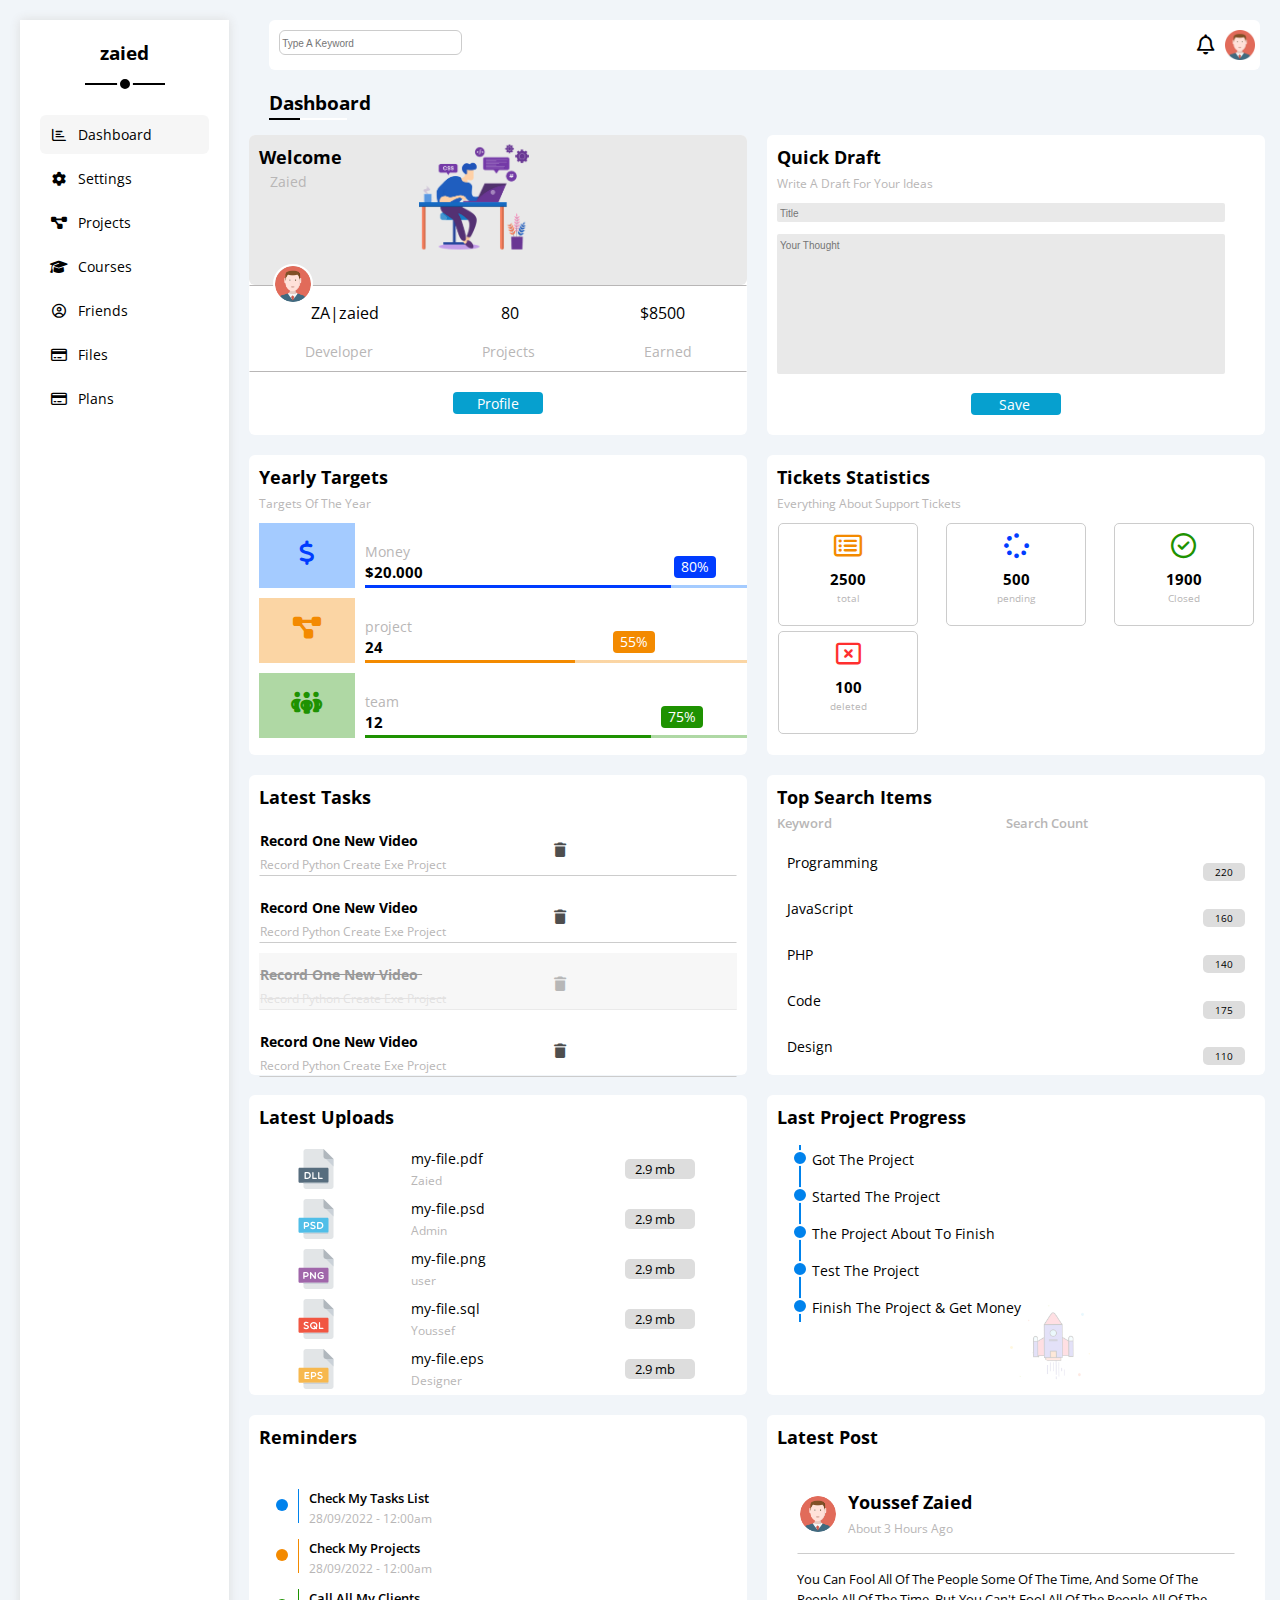
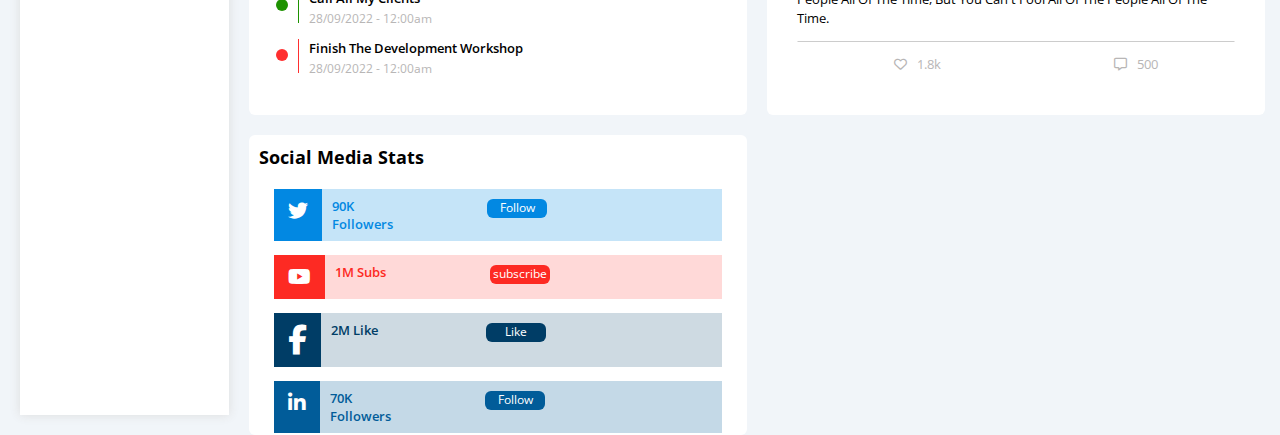
<file: index.html>
<!DOCTYPE html>
<html lang="en">
<head>
    <meta charset="UTF-8">
    <meta name="viewport" content="width=device-width, initial-scale=1.0">
    <title>Dash|board</title>
    <link rel="stylesheet" href="css/framework.css">
    <link rel="stylesheet" href="css/master.css">
    <link rel="stylesheet" href="css/all.css">
    <link rel="preconnect" href="https://fonts.googleapis.com" />
    <link rel="preconnect" href="https://fonts.gstatic.com" crossorigin />
    <link href="https://fonts.googleapis.com/css2?family=Open+Sans:wght@300;500&#038;display=swap" rel="stylesheet" />
  
</head>
<body>
    <div class="page d-flex">
        <div class="sidbar p-20 m-20 bg-white p-relative">
           <h3 class="p-relative text-c mt-0">zaied</h3>
           <ul>
            <li>
                <a class="active d-flex align-c fs-14 c-black rad-6 p-10" href="index.html">
                    <i class="fa-regular fa-chart-bar fa-fw"></i>
                    <span>Dashboard</span>
                </a>
            </li>

            <li>
                <a class=" d-flex align-c fs-14 c-black rad-6 p-10" href="Settings.html">
                    <i class="fa-solid fa-gear fa-fw"></i>
                    <span>Settings</span>
                </a>
            </li>

            <li>
                <a class=" d-flex align-c fs-14 c-black rad-6 p-10" href="Projects.html">
                    <i class="fa-solid fa-diagram-project fa-fw"></i>
                    <span>Projects</span>
                </a>
            </li>

            <li>
                <a class=" d-flex align-c fs-14 c-black rad-6 p-10" href="Courses.html">
                    <i class="fa-solid fa-graduation-cap fa-fw"></i>
                    <span>Courses</span>
                </a>
            </li>

            <li>
                <a class=" d-flex align-c fs-14 c-black rad-6 p-10" href="Friends.html">
                    <i class="fa-regular fa-circle-user fa-fw"></i>
                    <span>Friends</span>
                </a>
            </li>

            <li>
                <a class=" d-flex align-c fs-14 c-black rad-6 p-10" href="Files.html">
                    <i class="fa-regular fa-credit-card fa-fw"></i>
                    <span>Files</span>
                </a>
            </li>

            <li>
                <a class=" d-flex align-c fs-14 c-black rad-6 p-10" href="Plans.html">
                    <i class="fa-regular fa-credit-card fa-fw"></i>
                    <span>Plans</span>
                </a>
            </li>
           </ul>
        </div>
        <!--start content dashboard-->
        <div class="content w-full">
            <header class="d-flex rad-6  m-20 bg-white p-relative">
                <div class="inputs">
                    <input type="search" placeholder="Type A Keyword">
                </div>
                <div class="img-icon">
                    <i class="fa-regular fa-bell"></i>
                    <img  src="images/avatar.png"></div>
            </header>
            <h3 class="title m-20 p-relative">
                Dashboard
            </h3>
            <div class="boxes p-gridL mr">
                <div class="welcom rad-6 h-300">
                    <div class="hed d-flex rad-6">
                        <p>Welcome</p>
                        <span>Zaied</span>
                        <img class="avatar" src="images/avatar.png">
                        <img src="images/work-steps.png">
                    </div> 
                    <div class="content-one d-flex">
                       <p>ZA|zaied</p>
                       <p>80</p>
                       <p>$8500</p>
                    </div>  
                    <div class="content-two d-flex">
                        <span>Developer</span>
                        <span>Projects</span>
                        <span>Earned</span>
                    </div> 
                    <div class="link">
                        <a href="Profile-html">
                            <span>Profile</span>
                        </a>
                    </div>                    
                </div>
                <div class="quick-draft rad-6 h-300 bg-white">
                    <p class="prgrapgh-style">Quick Draft</p>
                    <span class="spa-style">Write A Draft For Your Ideas</span>
                    <div class="inputs">
                        <input type="text" placeholder="Title">
                        <input class="special" type="text" placeholder="Your Thought">
                    </div>
                    <div class="link">
                        <a href="#">Save</a>
                    </div>
                </div>
                <div class="tearly-targets rad-6 h-300 bg-white">
                    <p class="prgrapgh-style">Yearly Targets</p>
                    <span class="spa-style">Targets Of The Year</span>
                    <div class="money-box d-flex">
                        <div class="icon">
                            <i class="fa-solid fa-dollar-sign"></i>
                        </div>
                        <div class="content">
                            <p>Money</p>
                            <span>$20.000</span>
                        </div>
                    </div>

                    <div class="project-box d-flex">
                        <div class="icon">
                            <i class="fa-solid fa-diagram-project"></i>
                        </div>
                        <div class="content">
                            <p>project</p>
                            <span>24</span>
                        </div>
                    </div>

                    <div class="team-box d-flex">
                        <div class="icon">
                            <i class="fa-solid fa-people-group"></i>
                        </div>
                        <div class="content">
                            <p>team</p>
                            <span>12</span>
                        </div>
                    </div>
                </div>
                <div class="tickets-statickes rad-6 h-300 bg-white ">
                    <p class="prgrapgh-style">Tickets Statistics</p>
                    <span class="spa-style">Everything About Support Tickets</span>
                    <div class="main-box">
                        <div class="card-total">
                            <i class="fa-regular fa-rectangle-list fa-2x mb-10 c-orange"></i>
                            <p>2500</p>
                            <span>total</span>
                        </div>
                        <div class="card-pending">
                            <i class="fa-solid fa-spinner fa-2x mb-10 c-blue"></i>
                            <p>500</p>
                            <span>pending</span>
                        </div>
                        <div class="card-closed">
                            <i class="fa-regular fa-circle-check fa-2x mb-10 c-green"></i>
                            <p>1900</p>
                            <span>Closed</span>
                        </div>
                        <div class="card-delet">
                            <i class="fa-regular fa-rectangle-xmark fa-2x mb-10 c-red"></i>
                            <p>100</p>
                            <span>deleted</span>
                        </div>
                    </div>
                </div>
                <div class="latest-tasks rad-6 h-300 bg-white ">
                    <p class="prgrapgh-style">Latest Tasks</p>
                    <div class="box">
                        <p>Record One New Video <i class="fa-solid fa-trash"></i></p>
                        <span>Record Python Create Exe Project</span>
                    </div>
                    <div class="box">
                        <p>Record One New Video <i class="fa-solid fa-trash"></i></p>
                        <span>Record Python Create Exe Project</span>
                    </div>
                    <div class="box bg-transpernt op">
                        <p class="text-style">Record One New Video <i class="fa-solid fa-trash"></i></p>
                        <span class="text-style">Record Python Create Exe Project</span>
                    </div>
                    <div class="box">
                        <p>Record One New Video <i class="fa-solid fa-trash"></i></p>
                        <span>Record Python Create Exe Project</span>
                    </div>
                </div>
                <div class="search-items rad-6 h-300 bg-white">
                    <p class="prgrapgh-style">Top Search Items</p>
                    <span class="spa-style">Keyword</span>
                    <span class="spa-style">Search Count</span>
                    <ul class="m-20">
                        <li>Programming <p>220</p></li>
                        <li>JavaScript <p>160</p></li>
                        <li>PHP<p>140</p></li>
                        <li>Code <p>175</p></li>
                        <li>Design <p>110</p></li>
                    </ul>
                </div>
                <div class="uploads rad-6 h-300 bg-white ">
                    <p class="prgrapgh-style">Latest Uploads</p>
                    <div class="box d-flex">
                    <div class="img"><img src="images/dll.svg" alt=""></div>
                    <div class="content">
                        <p >my-file.pdf</p>
                        <span class="spa-style ">Zaied</span>
                    </div>
                    <div class="spa"><span>2.9 mb</span></div>
                    </div>
                    <div class="box d-flex">
                    <div class="img"><img src="images/psd.svg" alt=""></div>
                    <div class="content">
                        <p >my-file.psd</p>
                        <span class="spa-style ">Admin</span>
                    </div>
                    <div class="spa"><span>2.9 mb</span></div>
                    </div>
                    <div class="box d-flex">
                    <div class="img"><img src="images/png.svg" alt=""></div>
                    <div class="content">
                        <p >my-file.png</p>
                        <span class="spa-style ">user</span>
                    </div>
                    <div class="spa"><span>2.9 mb</span></div>
                    </div>
                    <div class="box d-flex">
                    <div class="img"><img src="images/sql.svg" alt=""></div>
                    <div class="content">
                        <p >my-file.sql</p>
                        <span class="spa-style ">Youssef</span>
                    </div>
                    <div class="spa"><span>2.9 mb</span></div>
                    </div>
                    <div class="box d-flex">
                    <div class="img"><img src="images/eps.svg" alt=""></div>
                    <div class="content">
                        <p >my-file.eps</p>
                        <span class="spa-style ">Designer</span>
                    </div>
                    <div class="spa"><span>2.9 mb</span></div>
                    </div>
                </div>
                <div class="project-progress rad-6 h-300 bg-white">
                    <p class="prgrapgh-style">Last Project Progress</p>
                    <ul>
                        <li>Got The Project</li>
                        <li>Started The Project</li>
                        <li>The Project About To Finish</li>
                        <li>Test The Project</li>
                        <li>Finish The Project & Get Money</li>
                    </ul>
                    <img src="images/project.png" alt="">
                </div>
                <div class="reminders rad-6 h-300 bg-white">
                    <p class="prgrapgh-style">Reminders</p>
                    <div class="content p-10 m-20">
                        <div class="card-zero">
                            <p>Check My Tasks List</p>
                            <span>28/09/2022 - 12:00am</span>
                        </div>
                        <div class="card-one">
                            <p>Check My Projects</p>
                            <span>28/09/2022 - 12:00am</span>
                        </div>
                        <div class="card-two">
                            <p>Call All My Clients</p>
                            <span>28/09/2022 - 12:00am</span>
                        </div>
                        <div class="card-three">
                            <p>Finish The Development Workshop</p>
                            <span>28/09/2022 - 12:00am</span>
                        </div>
                    </div>
                </div>
                <div class="post rad-6 h-300 bg-white">
                    <p class="prgrapgh-style">Latest Post</p>
                    <div class="hed d-flex">
                        <div class="avatar"><img src="images/avatar.png" alt=""></div>
                        <div class="content">
                            <p class="prgrapgh-style">Youssef Zaied</p>
                            <span class="spa-style">About 3 Hours Ago</span>
                        </div>
                    </div>
                    <div class="about">
                        <p>You Can Fool All Of The People Some Of The Time, And Some Of The People All Of The Time, But You Can't Fool All Of The People All Of The Time.</p>
                        <div class="end">
                            <p class="spa-style"><i class="fa-regular fa-heart"></i>1.8k</p>
                            <p class="spa-style"><i class="fa-regular fa-message"></i>500</p>
                        </div>
                    </div> 
                </div>
                <div class="social-media rad-6 h-300 bg-white">
                    <p class="prgrapgh-style">Social Media Stats</p>
                    <div class="content m-20">
                        <div class="box-twitter d-flex">
                            <i class="fa-brands fa-twitter"></i>
                             <p>90K Followers</p>
                             <a href="#">Follow</a>
                        </div>
                        <div class="box-youtube d-flex">
                            <i class="fa-brands fa-youtube"></i>
                             <p>1M Subs</p>
                             <a href="#">subscribe</a>
                        </div>
                        <div class="box-facebook d-flex">
                            <i class="fa-brands fa-facebook-f"></i>
                             <p>2M Like</p>
                             <a href="#">Like</a>
                        </div>
                        <div class="box-linkedin d-flex">
                            <i class="fa-brands fa-linkedin-in"></i>
                             <p>70K Followers</p>
                             <a href="#">Follow</a>
                        </div>
                    </div>
                </div>
            </div>
        </div>
        <!--end content dashboard-->
    </div>
</body>
</html>
</file>
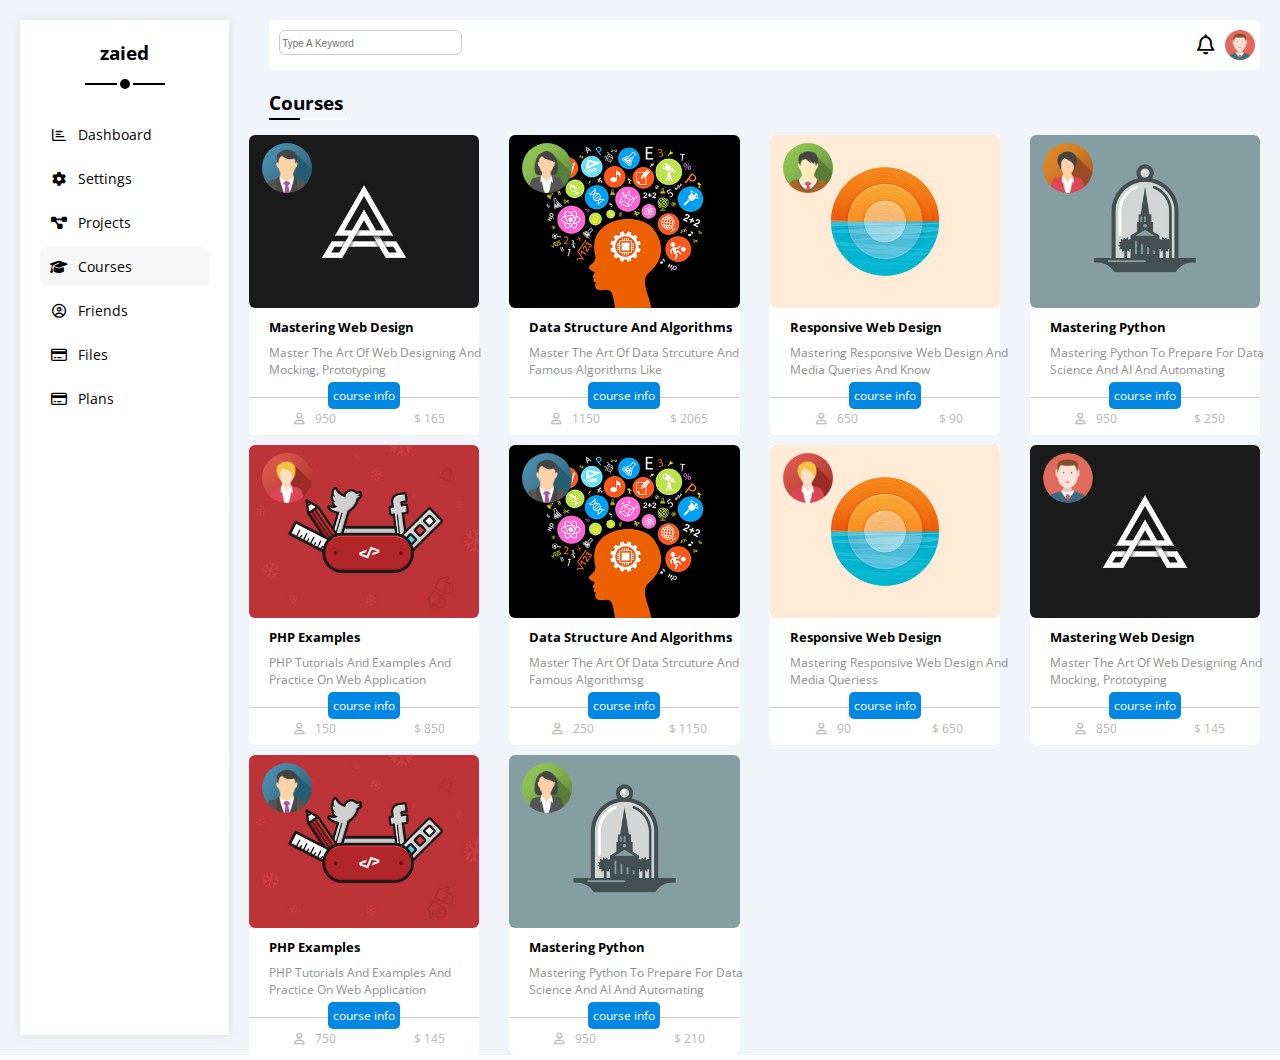
<file: Courses.html>
<!DOCTYPE html>
<html lang="en">
<head>
    <meta charset="UTF-8">
    <meta name="viewport" content="width=device-width, initial-scale=1.0">
    <title>Cources</title>
    <link rel="stylesheet" href="css/framework.css">
    <link rel="stylesheet" href="css/master.css">
    <link rel="stylesheet" href="css/all.css">
    <link rel="preconnect" href="https://fonts.googleapis.com" />
    <link rel="preconnect" href="https://fonts.gstatic.com" crossorigin />
    <link href="https://fonts.googleapis.com/css2?family=Open+Sans:wght@300;500&#038;display=swap" rel="stylesheet" />
</head>
<body>
    <div class="page d-flex">
        <div class="sidbar p-20 m-20 bg-white p-relative">
           <h3 class="p-relative text-c mt-0">zaied</h3>
           <ul>
            <li>
                <a class=" d-flex align-c fs-14 c-black rad-6 p-10" href="index.html">
                    <i class="fa-regular fa-chart-bar fa-fw"></i>
                    <span>Dashboard</span>
                </a>
            </li>

            <li>
                <a class=" d-flex align-c fs-14 c-black rad-6 p-10" href="Settings.html">
                    <i class="fa-solid fa-gear fa-fw"></i>
                    <span>Settings</span>
                </a>
            </li>

            <li>
                <a class=" d-flex align-c fs-14 c-black rad-6 p-10" href="Projects.html">
                    <i class="fa-solid fa-diagram-project fa-fw"></i>
                    <span>Projects</span>
                </a>
            </li>

            <li>
                <a class=" active d-flex align-c fs-14 c-black rad-6 p-10" href="Courses.html">
                    <i class="fa-solid fa-graduation-cap fa-fw"></i>
                    <span>Courses</span>
                </a>
            </li>

            <li>
                <a class=" d-flex align-c fs-14 c-black rad-6 p-10" href="Friends.html">
                    <i class="fa-regular fa-circle-user fa-fw"></i>
                    <span>Friends</span>
                </a>
            </li>

            <li>
                <a class=" d-flex align-c fs-14 c-black rad-6 p-10" href="Files.html">
                    <i class="fa-regular fa-credit-card fa-fw"></i>
                    <span>Files</span>
                </a>
            </li>

            <li>
                <a class=" d-flex align-c fs-14 c-black rad-6 p-10" href="Plans.html">
                    <i class="fa-regular fa-credit-card fa-fw"></i>
                    <span>Plans</span>
                </a>
            </li>
           </ul>
        </div>
        <div class="content w-full">
            <header class="d-flex rad-6  m-20 bg-white p-relative">
                <div class="inputs">
                    <input type="search" placeholder="Type A Keyword">
                </div>
                <div class="img-icon">
                    <i class="fa-regular fa-bell"></i>
                    <img  src="images/avatar.png"></div>
            </header>
            <h3 class="title m-20 p-relative">
                Courses
            </h3>
             <!--start setting-->
         <div class="courses p-grids">
            <div class="cours bg-white h-300 rad-6 mr">
               <header>
                 <img src="images/course-01.jpg" alt="">
                 <img class="avatar" src="images/team-01.png" alt="">
               </header>
               <div class="content m-10">
                <span class="prgrapgh-style">Mastering Web Design</span>
                <p class="spa-style">Master The Art Of Web Designing And Mocking, Prototyping</p>
               </div>
               <div class="links">
                <a class="style-link" href="#">course info</a>
               </div>
               <div class="end d-flex">
                 <p class="spa-style"> <i class="fa-regular fa-user"></i>950</p>
                 <p class="spa-style">$ 165</p>
               </div>
            </div>

            <div class="cours bg-white h-300 rad-6 mr">
                <header>
                  <img src="images/course-02.jpg" alt="">
                  <img class="avatar" src="images/team-02.png" alt="">
                </header>
                <div class="content m-10">
                 <span class="prgrapgh-style">Data Structure And Algorithms</span>
                 <p class="spa-style">Master The Art Of Data Strcuture And Famous Algorithms Like</p>
                </div>
                <div class="links">
                 <a class="style-link" href="#">course info</a>
                </div>
                <div class="end d-flex">
                  <p class="spa-style"> <i class="fa-regular fa-user"></i>1150</p>
                  <p class="spa-style">$ 2065</p>
                </div>
             </div>

             <div class="cours bg-white h-300 rad-6 mr">
                <header>
                  <img src="images/course-03.jpg" alt="">
                  <img class="avatar" src="images/team-03.png" alt="">
                </header>
                <div class="content m-10">
                 <span class="prgrapgh-style">Responsive Web Design</span>
                 <p class="spa-style">Mastering Responsive Web Design And Media Queries And Know</p>
                </div>
                <div class="links">
                 <a class="style-link" href="#">course info</a>
                </div>
                <div class="end d-flex">
                  <p class="spa-style"> <i class="fa-regular fa-user"></i>650</p>
                  <p class="spa-style">$ 90</p>
                </div>
             </div>

             <div class="cours bg-white h-300 rad-6 mr">
                <header>
                  <img src="images/course-04.jpg" alt="">
                  <img class="avatar" src="images/team-04.png" alt="">
                </header>
                <div class="content m-10">
                 <span class="prgrapgh-style">Mastering Python</span>
                 <p class="spa-style">Mastering Python To Prepare For Data Science And AI And Automating</p>
                </div>
                <div class="links">
                 <a class="style-link" href="#">course info</a>
                </div>
                <div class="end d-flex">
                  <p class="spa-style"> <i class="fa-regular fa-user"></i>950</p>
                  <p class="spa-style">$ 250</p>
                </div>
             </div>

             <div class="cours bg-white h-300 rad-6 mr">
                <header>
                  <img src="images/course-05.jpg" alt="">
                  <img class="avatar" src="images/team-05.png" alt="">
                </header>
                <div class="content m-10">
                 <span class="prgrapgh-style">PHP Examples</span>
                 <p class="spa-style">PHP Tutorials And Examples And Practice On Web Application</p>
                </div>
                <div class="links">
                 <a class="style-link" href="#">course info</a>
                </div>
                <div class="end d-flex">
                  <p class="spa-style"> <i class="fa-regular fa-user"></i>150</p>
                  <p class="spa-style">$ 850</p>
                </div>
             </div>

             <div class="cours bg-white h-300 rad-6 mr">
                <header>
                  <img src="images/course-02.jpg" alt="">
                  <img class="avatar" src="images/team-01.png" alt="">
                </header>
                <div class="content m-10">
                 <span class="prgrapgh-style">Data Structure And Algorithms</span>
                 <p class="spa-style">Master The Art Of Data Strcuture And Famous Algorithmsg</p>
                </div>
                <div class="links">
                 <a class="style-link" href="#">course info</a>
                </div>
                <div class="end d-flex">
                  <p class="spa-style"> <i class="fa-regular fa-user"></i>250</p>
                  <p class="spa-style">$ 1150</p>
                </div>
             </div>

             <div class="cours bg-white h-300 rad-6 mr">
                <header>
                  <img src="images/course-03.jpg" alt="">
                  <img class="avatar" src="images/team-05.png" alt="">
                </header>
                <div class="content m-10">
                 <span class="prgrapgh-style">Responsive Web Design</span>
                 <p class="spa-style">Mastering Responsive Web Design And Media Queriess</p>
                </div>
                <div class="links">
                 <a class="style-link" href="#">course info</a>
                </div>
                <div class="end d-flex">
                  <p class="spa-style"> <i class="fa-regular fa-user"></i>90</p>
                  <p class="spa-style">$ 650</p>
                </div>
             </div>

             <div class="cours bg-white h-300 rad-6 mr">
                <header>
                  <img src="images/course-01.jpg" alt="">
                  <img class="avatar" src="images/avatar.png" alt="">
                </header>
                <div class="content m-10">
                 <span class="prgrapgh-style">Mastering Web Design</span>
                 <p class="spa-style">Master The Art Of Web Designing And Mocking, Prototyping</p>
                </div>
                <div class="links">
                 <a class="style-link" href="#">course info</a>
                </div>
                <div class="end d-flex">
                  <p class="spa-style"> <i class="fa-regular fa-user"></i>850</p>
                  <p class="spa-style">$ 145</p>
                </div>
             </div>

             <div class="cours bg-white h-300 rad-6 mr">
                <header>
                  <img src="images/course-05.jpg" alt="">
                  <img class="avatar" src="images/team-01.png" alt="">
                </header>
                <div class="content m-10">
                 <span class="prgrapgh-style">PHP Examples</span>
                 <p class="spa-style">PHP Tutorials And Examples And Practice On Web Application</p>
                </div>
                <div class="links">
                 <a class="style-link" href="#">course info</a>
                </div>
                <div class="end d-flex">
                  <p class="spa-style"> <i class="fa-regular fa-user"></i>750</p>
                  <p class="spa-style">$ 145</p>
                </div>
             </div>

             <div class="cours bg-white h-300 rad-6 mr">
                <header>
                  <img src="images/course-04.jpg" alt="">
                  <img class="avatar" src="images/team-02.png" alt="">
                </header>
                <div class="content m-10">
                 <span class="prgrapgh-style">Mastering Python</span>
                 <p class="spa-style">Mastering Python To Prepare For Data Science And AI And Automating</p>
                </div>
                <div class="links">
                 <a class="style-link" href="#">course info</a>
                </div>
                <div class="end d-flex">
                  <p class="spa-style"> <i class="fa-regular fa-user"></i>950</p>
                  <p class="spa-style">$ 210</p>
                </div>
             </div>
               
         </div>
           <!--end setting-->
        </div>
    </div>
</body>
</html>
</file>
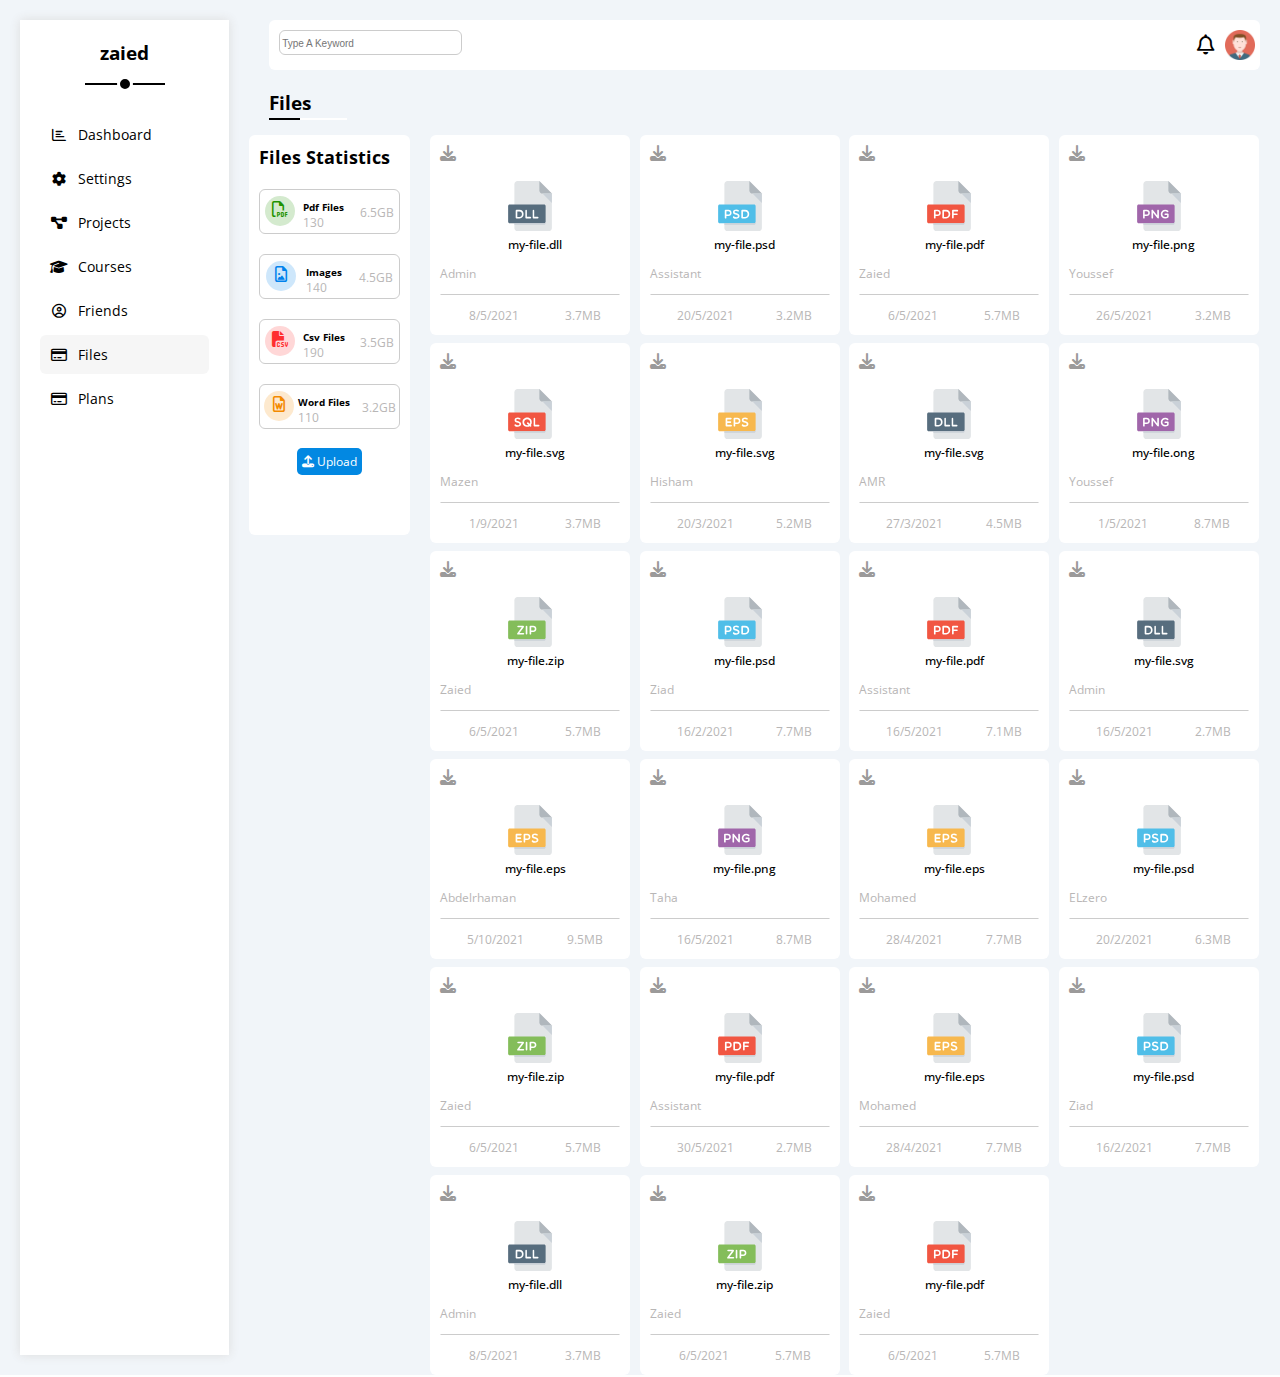
<file: Files.html>
<!DOCTYPE html>
<html lang="en">
<head>
    <meta charset="UTF-8">
    <meta name="viewport" content="width=device-width, initial-scale=1.0">
    <title>Files</title>
    <link rel="stylesheet" href="css/framework.css">
    <link rel="stylesheet" href="css/master.css">
    <link rel="stylesheet" href="css/all.css">
    <link rel="preconnect" href="https://fonts.googleapis.com" />
    <link rel="preconnect" href="https://fonts.gstatic.com" crossorigin />
    <link href="https://fonts.googleapis.com/css2?family=Open+Sans:wght@300;500&#038;display=swap" rel="stylesheet" />
</head>
<body>
    <div class="page d-flex">
        <div class="sidbar p-20 m-20 bg-white p-relative">
           <h3 class="p-relative text-c mt-0">zaied</h3>
           <ul>
            <li>
                <a class=" d-flex align-c fs-14 c-black rad-6 p-10" href="index.html">
                    <i class="fa-regular fa-chart-bar fa-fw"></i>
                    <span>Dashboard</span>
                </a>
            </li>

            <li>
                <a class=" d-flex align-c fs-14 c-black rad-6 p-10" href="Settings.html">
                    <i class="fa-solid fa-gear fa-fw"></i>
                    <span>Settings</span>
                </a>
            </li>

            <li>
                <a class=" d-flex align-c fs-14 c-black rad-6 p-10" href="Projects.html">
                    <i class="fa-solid fa-diagram-project fa-fw"></i>
                    <span>Projects</span>
                </a>
            </li>

            <li>
                <a class=" d-flex align-c fs-14 c-black rad-6 p-10" href="Courses.html">
                    <i class="fa-solid fa-graduation-cap fa-fw"></i>
                    <span>Courses</span>
                </a>
            </li>

            <li>
                <a class=" d-flex align-c fs-14 c-black rad-6 p-10" href="Friends.html">
                    <i class="fa-regular fa-circle-user fa-fw"></i>
                    <span>Friends</span>
                </a>
            </li>

            <li>
                <a class=" active d-flex align-c fs-14 c-black rad-6 p-10" href="Files.html">
                    <i class="fa-regular fa-credit-card fa-fw"></i>
                    <span>Files</span>
                </a>
            </li>

            <li>
                <a class=" d-flex align-c fs-14 c-black rad-6 p-10" href="Plans.html">
                    <i class="fa-regular fa-credit-card fa-fw"></i>
                    <span>Plans</span>
                </a>
            </li>
           </ul>
        </div>
        <div class="content w-full">
            <header class="d-flex rad-6  m-20 bg-white p-relative">
                <div class="inputs">
                    <input type="search" placeholder="Type A Keyword">
                </div>
                <div class="img-icon">
                    <i class="fa-regular fa-bell"></i>
                    <img  src="images/avatar.png"></div>
            </header>
            <h3 class="title m-20 p-relative">
                Files
            </h3>
          <!--start files-->
          <div class="files-page">
        <div class="file-content d-flex">
            <div class="box-one bg-white rad-6 h-400 w-200 mr">
                <p class="prgrapgh-style">Files Statistics</p>
                <div class="content">
                    <div class="card rad-6">
                        <div class="pdf"><i class="fa-regular fa-file-pdf"></i></div>
                        <p class="prgrapgh-style">Pdf Files <span class="p-block spa-style">130</span></p>
                        <span class=" special spa-style">6.5GB</span>
                    </div>
                    <div class="card rad-6">
                        <div class="img"><i class="fa-regular fa-file-image"></i></i></div>
                        <p class="prgrapgh-style">Images <span class="p-block spa-style">140</span></p>
                        <span class=" special spa-style">4.5GB</span>
                    </div>
                    <div class="card rad-6">
                        <div class="csv"><i class="fa-solid fa-file-csv"></i></i></div>
                        <p class="prgrapgh-style">Csv Files <span class="p-block spa-style">190</span></p>
                        <span class=" special spa-style">3.5GB</span>
                    </div>
                    <div class="card rad-6">
                        <div class="word"><i class="fa-regular fa-file-word"></i></div>
                        <p class="prgrapgh-style">Word Files <span class="p-block spa-style">110</span></p>
                        <span class=" special spa-style">3.2GB</span>
                    </div>
                    <div class="link">
                        <a class="style-link" href="#"> <i class="fa-solid fa-upload"></i> Upload</a>
                    </div>
                </div>
            </div>

            <div class="box-two rad-6 w-full mr p-gridvs">
                <div class="card bg-white rad-6 w-200 h-200">
                    <i class="m-10 fa-solid fa-download"></i>
                    <div class="content m-10">
                        <img class="w-20" src="images/dll.svg" alt="">
                        <p class="prgrapgh-style">my-file.dll</p>
                    </div>
                    <p class="spa-style">Admin</p>
                    <div class="end d-flex m-10">
                        <p class="spa-style">8/5/2021</p>
                        <p class="spa-style">3.7MB</p>
                    </div>
                </div>
                <div class="card bg-white rad-6 w-200 h-200">
                    <i class="m-10 fa-solid fa-download"></i>
                    <div class="content m-10">
                        <img class="w-20" src="images/psd.svg" alt="">
                        <p class="prgrapgh-style">my-file.psd</p>
                    </div>
                    <p class="spa-style">Assistant</p>
                    <div class="end d-flex m-10">
                        <p class="spa-style">20/5/2021</p>
                        <p class="spa-style">3.2MB</p>
                    </div>
                </div>
                <div class="card bg-white rad-6 w-200 h-200">
                    <i class="m-10 fa-solid fa-download"></i>
                    <div class="content m-10">
                        <img class="w-20" src="images/pdf.svg" alt="">
                        <p class="prgrapgh-style">my-file.pdf</p>
                    </div>
                    <p class="spa-style">Zaied</p>
                    <div class="end d-flex m-10">
                        <p class="spa-style">6/5/2021</p>
                        <p class="spa-style">5.7MB</p>
                    </div>
                </div>
                <div class="card bg-white rad-6 w-200 h-200">
                    <i class="m-10 fa-solid fa-download"></i>
                    <div class="content m-10">
                        <img class="w-20" src="images/png.svg" alt="">
                        <p class="prgrapgh-style">my-file.png</p>
                    </div>
                    <p class="spa-style">Youssef</p>
                    <div class="end d-flex m-10">
                        <p class="spa-style">26/5/2021</p>
                        <p class="spa-style">3.2MB</p>
                    </div>
                </div>
                <div class="card bg-white rad-6 w-200 h-200">
                    <i class="m-10 fa-solid fa-download"></i>
                    <div class="content m-10">
                        <img class="w-20" src="images/sql.svg" alt="">
                        <p class="prgrapgh-style">my-file.svg</p>
                    </div>
                    <p class="spa-style">Mazen</p>
                    <div class="end d-flex m-10">
                        <p class="spa-style">1/9/2021</p>
                        <p class="spa-style">3.7MB</p>
                    </div>
                </div>
                <div class="card bg-white rad-6 w-200 h-200">
                    <i class="m-10 fa-solid fa-download"></i>
                    <div class="content m-10">
                        <img class="w-20" src="images/eps (1).svg" alt="">
                        <p class="prgrapgh-style">my-file.svg</p>
                    </div>
                    <p class="spa-style">Hisham</p>
                    <div class="end d-flex m-10">
                        <p class="spa-style">20/3/2021</p>
                        <p class="spa-style">5.2MB</p>
                    </div>
                </div>
                <div class="card bg-white rad-6 w-200 h-200">
                    <i class="m-10 fa-solid fa-download"></i>
                    <div class="content m-10">
                        <img class="w-20" src="images/dll.svg" alt="">
                        <p class="prgrapgh-style">my-file.svg</p>
                    </div>
                    <p class="spa-style">AMR</p>
                    <div class="end d-flex m-10">
                        <p class="spa-style">27/3/2021</p>
                        <p class="spa-style">4.5MB</p>
                    </div>
                </div>
                <div class="card bg-white rad-6 w-200 h-200">
                    <i class="m-10 fa-solid fa-download"></i>
                    <div class="content m-10">
                        <img class="w-20" src="images/png.svg" alt="">
                        <p class="prgrapgh-style">my-file.ong</p>
                    </div>
                    <p class="spa-style">Youssef</p>
                    <div class="end d-flex m-10">
                        <p class="spa-style">1/5/2021</p>
                        <p class="spa-style">8.7MB</p>
                    </div>
                </div>
                <div class="card bg-white rad-6 w-200 h-200">
                    <i class="m-10 fa-solid fa-download"></i>
                    <div class="content m-10">
                        <img class="w-20" src="images/zip.svg" alt="">
                        <p class="prgrapgh-style">my-file.zip</p>
                    </div>
                    <p class="spa-style">Zaied</p>
                    <div class="end d-flex m-10">
                        <p class="spa-style">6/5/2021</p>
                        <p class="spa-style">5.7MB</p>
                    </div>
                </div>
                <div class="card bg-white rad-6 w-200 h-200">
                    <i class="m-10 fa-solid fa-download"></i>
                    <div class="content m-10">
                        <img class="w-20" src="images/psd.svg" alt="">
                        <p class="prgrapgh-style">my-file.psd</p>
                    </div>
                    <p class="spa-style">Ziad</p>
                    <div class="end d-flex m-10">
                        <p class="spa-style">16/2/2021</p>
                        <p class="spa-style">7.7MB</p>
                    </div>
                </div>
                <div class="card bg-white rad-6 w-200 h-200">
                    <i class="m-10 fa-solid fa-download"></i>
                    <div class="content m-10">
                        <img class="w-20" src="images/pdf.svg" alt="">
                        <p class="prgrapgh-style">my-file.pdf</p>
                    </div>
                    <p class="spa-style">Assistant</p>
                    <div class="end d-flex m-10">
                        <p class="spa-style">16/5/2021</p>
                        <p class="spa-style">7.1MB</p>
                    </div>
                </div>
                <div class="card bg-white rad-6 w-200 h-200">
                    <i class="m-10 fa-solid fa-download"></i>
                    <div class="content m-10">
                        <img class="w-20" src="images/dll.svg" alt="">
                        <p class="prgrapgh-style">my-file.svg</p>
                    </div>
                    <p class="spa-style">Admin</p>
                    <div class="end d-flex m-10">
                        <p class="spa-style">16/5/2021</p>
                        <p class="spa-style">2.7MB</p>
                    </div>
                </div>
                <div class="card bg-white rad-6 w-200 h-200">
                    <i class="m-10 fa-solid fa-download"></i>
                    <div class="content m-10">
                        <img class="w-20" src="images/eps.svg" alt="">
                        <p class="prgrapgh-style">my-file.eps</p>
                    </div>
                    <p class="spa-style">Abdelrhaman</p>
                    <div class="end d-flex m-10">
                        <p class="spa-style">5/10/2021</p>
                        <p class="spa-style">9.5MB</p>
                    </div>
                </div>
                <div class="card bg-white rad-6 w-200 h-200">
                    <i class="m-10 fa-solid fa-download"></i>
                    <div class="content m-10">
                        <img class="w-20" src="images/png.svg" alt="">
                        <p class="prgrapgh-style">my-file.png</p>
                    </div>
                    <p class="spa-style">Taha</p>
                    <div class="end d-flex m-10">
                        <p class="spa-style">16/5/2021</p>
                        <p class="spa-style">8.7MB</p>
                    </div>
                </div>
                <div class="card bg-white rad-6 w-200 h-200">
                    <i class="m-10 fa-solid fa-download"></i>
                    <div class="content m-10">
                        <img class="w-20" src="images/eps (1).svg" alt="">
                        <p class="prgrapgh-style">my-file.eps</p>
                    </div>
                    <p class="spa-style">Mohamed</p>
                    <div class="end d-flex m-10">
                        <p class="spa-style">28/4/2021</p>
                        <p class="spa-style">7.7MB</p>
                    </div>
                </div>
                <div class="card bg-white rad-6 w-200 h-200">
                    <i class="m-10 fa-solid fa-download"></i>
                    <div class="content m-10">
                        <img class="w-20" src="images/psd.svg" alt="">
                        <p class="prgrapgh-style">my-file.psd</p>
                    </div>
                    <p class="spa-style">ELzero</p>
                    <div class="end d-flex m-10">
                        <p class="spa-style">20/2/2021</p>
                        <p class="spa-style">6.3MB</p>
                    </div>
                </div>
                <div class="card bg-white rad-6 w-200 h-200">
                    <i class="m-10 fa-solid fa-download"></i>
                    <div class="content m-10">
                        <img class="w-20" src="images/zip.svg" alt="">
                        <p class="prgrapgh-style">my-file.zip</p>
                    </div>
                    <p class="spa-style">Zaied</p>
                    <div class="end d-flex m-10">
                        <p class="spa-style">6/5/2021</p>
                        <p class="spa-style">5.7MB</p>
                    </div>
                </div>
                <div class="card bg-white rad-6 w-200 h-200">
                    <i class="m-10 fa-solid fa-download"></i>
                    <div class="content m-10">
                        <img class="w-20" src="images/pdf.svg" alt="">
                        <p class="prgrapgh-style">my-file.pdf</p>
                    </div>
                    <p class="spa-style">Assistant</p>
                    <div class="end d-flex m-10">
                        <p class="spa-style">30/5/2021</p>
                        <p class="spa-style">2.7MB</p>
                    </div>
                </div>
                <div class="card bg-white rad-6 w-200 h-200">
                    <i class="m-10 fa-solid fa-download"></i>
                    <div class="content m-10">
                        <img class="w-20" src="images/eps (1).svg" alt="">
                        <p class="prgrapgh-style">my-file.eps</p>
                    </div>
                    <p class="spa-style">Mohamed</p>
                    <div class="end d-flex m-10">
                        <p class="spa-style">28/4/2021</p>
                        <p class="spa-style">7.7MB</p>
                    </div>
                </div>
                <div class="card bg-white rad-6 w-200 h-200">
                    <i class="m-10 fa-solid fa-download"></i>
                    <div class="content m-10">
                        <img class="w-20" src="images/psd.svg" alt="">
                        <p class="prgrapgh-style">my-file.psd</p>
                    </div>
                    <p class="spa-style">Ziad</p>
                    <div class="end d-flex m-10">
                        <p class="spa-style">16/2/2021</p>
                        <p class="spa-style">7.7MB</p>
                    </div>
                </div>
                <div class="card bg-white rad-6 w-200 h-200">
                    <i class="m-10 fa-solid fa-download"></i>
                    <div class="content m-10">
                        <img class="w-20" src="images/dll.svg" alt="">
                        <p class="prgrapgh-style">my-file.dll</p>
                    </div>
                    <p class="spa-style">Admin</p>
                    <div class="end d-flex m-10">
                        <p class="spa-style">8/5/2021</p>
                        <p class="spa-style">3.7MB</p>
                    </div>
                </div>
                <div class="card bg-white rad-6 w-200 h-200">
                    <i class="m-10 fa-solid fa-download"></i>
                    <div class="content m-10">
                        <img class="w-20" src="images/zip.svg" alt="">
                        <p class="prgrapgh-style">my-file.zip</p>
                    </div>
                    <p class="spa-style">Zaied</p>
                    <div class="end d-flex m-10">
                        <p class="spa-style">6/5/2021</p>
                        <p class="spa-style">5.7MB</p>
                    </div>
                </div>
                <div class="card bg-white rad-6 w-200 h-200">
                    <i class="m-10 fa-solid fa-download"></i>
                    <div class="content m-10">
                        <img class="w-20" src="images/pdf.svg" alt="">
                        <p class="prgrapgh-style">my-file.pdf</p>
                    </div>
                    <p class="spa-style">Zaied</p>
                    <div class="end d-flex m-10">
                        <p class="spa-style">6/5/2021</p>
                        <p class="spa-style">5.7MB</p>
                    </div>
                </div>
             </div>
        </div> 

         </div>
           <!--end files-->
        </div>
    </div>
</body>
</html>
</file>
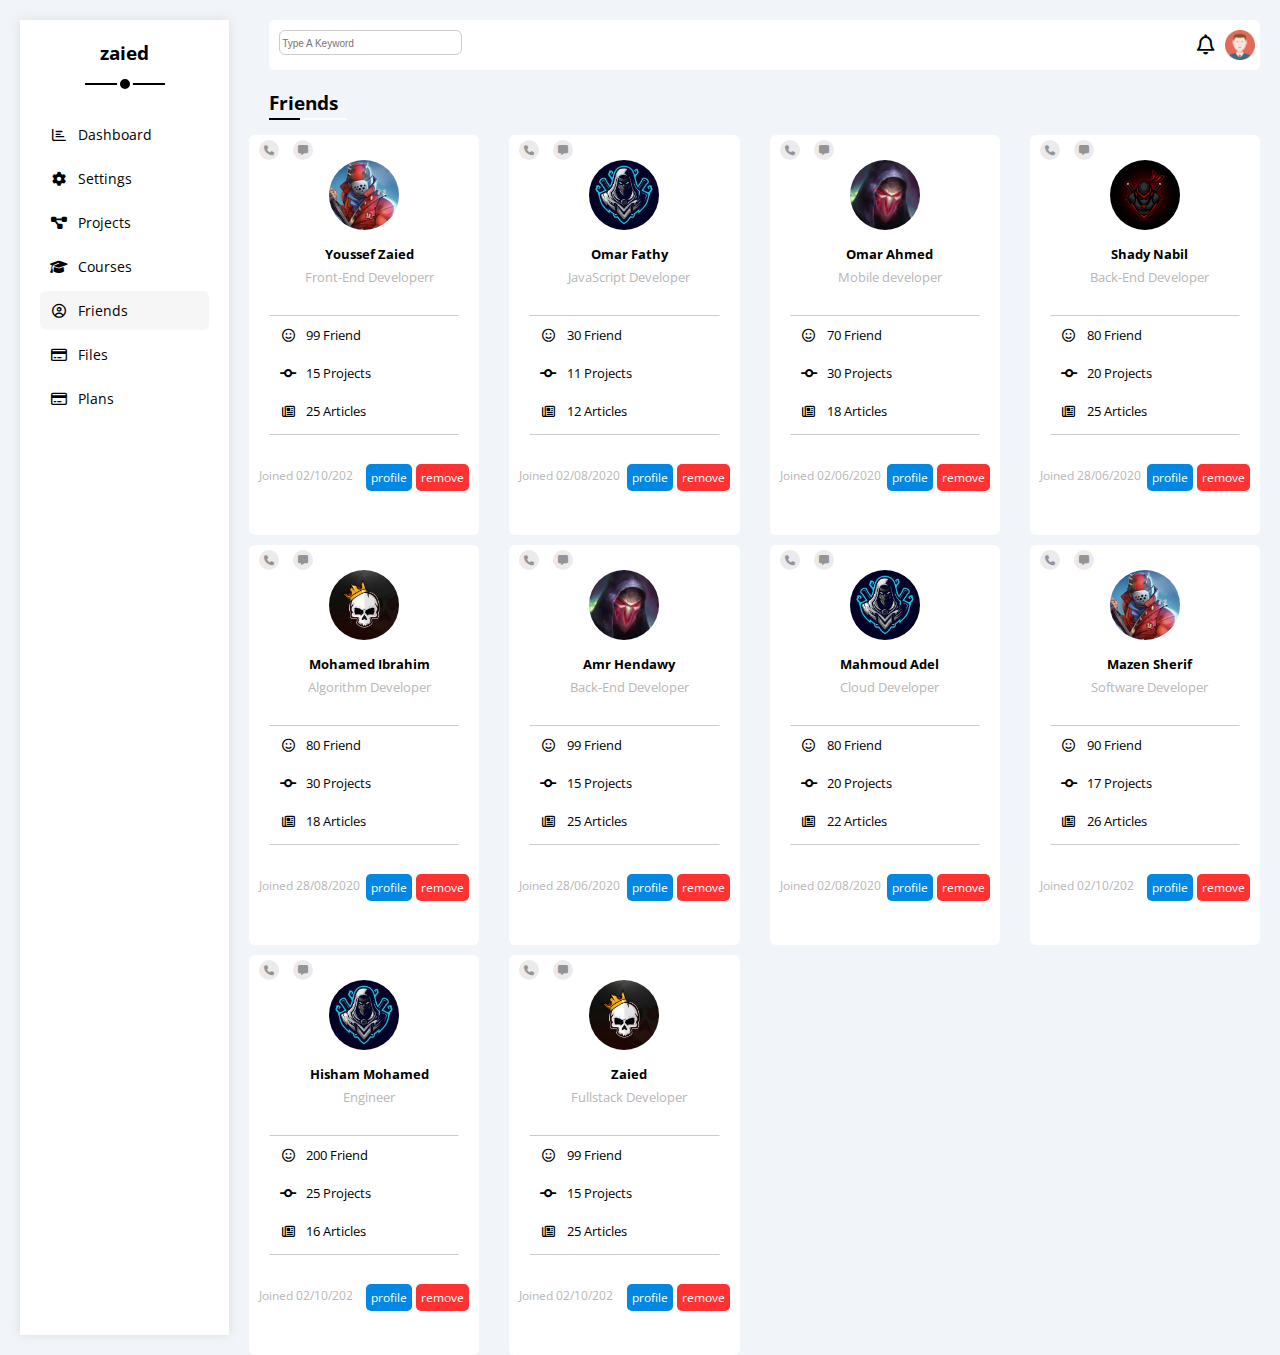
<file: Friends.html>
<!DOCTYPE html>
<html lang="en">
<head>
    <meta charset="UTF-8">
    <meta name="viewport" content="width=device-width, initial-scale=1.0">
    <title>Friends</title>
    <link rel="stylesheet" href="css/framework.css">
    <link rel="stylesheet" href="css/master.css">
    <link rel="stylesheet" href="css/all.css">
    <link rel="preconnect" href="https://fonts.googleapis.com" />
    <link rel="preconnect" href="https://fonts.gstatic.com" crossorigin />
    <link href="https://fonts.googleapis.com/css2?family=Open+Sans:wght@300;500&#038;display=swap" rel="stylesheet" />
</head>
<body>
    <div class="page d-flex">
        <div class="sidbar p-20 m-20 bg-white p-relative">
           <h3 class="p-relative text-c mt-0">zaied</h3>
           <ul>
            <li>
                <a class=" d-flex align-c fs-14 c-black rad-6 p-10" href="index.html">
                    <i class="fa-regular fa-chart-bar fa-fw"></i>
                    <span>Dashboard</span>
                </a>
            </li>

            <li>
                <a class=" d-flex align-c fs-14 c-black rad-6 p-10" href="Settings.html">
                    <i class="fa-solid fa-gear fa-fw"></i>
                    <span>Settings</span>
                </a>
            </li>

            <li>
                <a class=" d-flex align-c fs-14 c-black rad-6 p-10" href="Projects.html">
                    <i class="fa-solid fa-diagram-project fa-fw"></i>
                    <span>Projects</span>
                </a>
            </li>

            <li>
                <a class=" d-flex align-c fs-14 c-black rad-6 p-10" href="Courses.html">
                    <i class="fa-solid fa-graduation-cap fa-fw"></i>
                    <span>Courses</span>
                </a>
            </li>

            <li>
                <a class=" active d-flex align-c fs-14 c-black rad-6 p-10" href="Friends.html">
                    <i class="fa-regular fa-circle-user fa-fw"></i>
                    <span>Friends</span>
                </a>
            </li>

            <li>
                <a class=" d-flex align-c fs-14 c-black rad-6 p-10" href="Files.html">
                    <i class="fa-regular fa-credit-card fa-fw"></i>
                    <span>Files</span>
                </a>
            </li>

            <li>
                <a class=" d-flex align-c fs-14 c-black rad-6 p-10" href="Plans.html">
                    <i class="fa-regular fa-credit-card fa-fw"></i>
                    <span>Plans</span>
                </a>
            </li>
           </ul>
        </div>
        <div class="content w-full">
            <header class="d-flex rad-6  m-20 bg-white p-relative">
                <div class="inputs">
                    <input type="search" placeholder="Type A Keyword">
                </div>
                <div class="img-icon">
                    <i class="fa-regular fa-bell"></i>
                    <img  src="images/avatar.png"></div>
            </header>
            <h3 class="title m-20 p-relative">
                Friends
            </h3>
          <!--start friends-->
          <div class="friends-page p-grids">
            <div class="friends bg-white h-400 rad-6 mr">
               <div class="header">
                <i class="fa-solid fa-phone"></i>
                <i class="fa-solid fa-message"></i>
                <div class="box">
                    <img src="images/friend-01.jpg" alt="">
                    <p class="prgrapgh-style">Youssef Zaied</p>
                    <span class="spa-style">Front-End Developerr</span>
                </div>
               </div>
               <ul class="m-20">
                <li class="p-10"> <i class="fa-regular fa-face-smile fa-fw"></i>99 Friend</li>
                <li class="p-10"> <i class="fa-solid fa-code-commit fa-fw"></i>15 Projects</li>
                <li class="p-10"> <i class="fa-regular fa-newspaper fa-fw"></i>25 Articles</li>
               </ul>
               <div class="end d-flex">
                <p class="spa-style">Joined 02/10/202</p>
                <div class="link">
                    <a class="profile style-link" href="#">profile</a>
                    <a class="remove style-link" href="#">remove</a>
                </div>
               </div>
            </div>

            <div class="friends bg-white h-400 rad-6 mr">
                <div class="header">
                 <i class="fa-solid fa-phone"></i>
                 <i class="fa-solid fa-message"></i>
                 <div class="box">
                     <img src="images/friend-02.jpg" alt="">
                     <p class="prgrapgh-style">Omar Fathy</p>
                     <span class="spa-style">JavaScript Developer</span>
                 </div>
                </div>
                <ul class="m-20">
                 <li class="p-10"> <i class="fa-regular fa-face-smile fa-fw"></i>30 Friend</li>
                 <li class="p-10"> <i class="fa-solid fa-code-commit fa-fw"></i>11 Projects</li>
                 <li class="p-10"> <i class="fa-regular fa-newspaper fa-fw"></i>12 Articles</li>
                </ul>
                <div class="end d-flex">
                 <p class="spa-style">Joined 02/08/2020</p>
                 <div class="link">
                     <a class="profile style-link" href="#">profile</a>
                     <a class="remove style-link" href="#">remove</a>
                 </div>
                </div>
             </div>

             <div class="friends bg-white h-400 rad-6 mr">
                <div class="header">
                 <i class="fa-solid fa-phone"></i>
                 <i class="fa-solid fa-message"></i>
                 <div class="box">
                     <img src="images/friend-03.jpg" alt="">
                     <p class="prgrapgh-style">Omar Ahmed</p>
                     <span class="spa-style">Mobile developer</span>
                 </div>
                </div>
                <ul class="m-20">
                 <li class="p-10"> <i class="fa-regular fa-face-smile fa-fw"></i>70 Friend</li>
                 <li class="p-10"> <i class="fa-solid fa-code-commit fa-fw"></i>30 Projects</li>
                 <li class="p-10"> <i class="fa-regular fa-newspaper fa-fw"></i>18 Articles</li>
                </ul>
                <div class="end d-flex">
                 <p class="spa-style">Joined 02/06/2020</p>
                 <div class="link">
                     <a class="profile style-link" href="#">profile</a>
                     <a class="remove style-link" href="#">remove</a>
                 </div>
                </div>
             </div>

             <div class="friends bg-white h-400 rad-6 mr">
                <div class="header">
                 <i class="fa-solid fa-phone"></i>
                 <i class="fa-solid fa-message"></i>
                 <div class="box">
                     <img src="images/friend-04.jpg" alt="">
                     <p class="prgrapgh-style">Shady Nabil</p>
                     <span class="spa-style">Back-End Developer</span>
                 </div>
                </div>
                <ul class="m-20">
                 <li class="p-10"> <i class="fa-regular fa-face-smile fa-fw"></i>80 Friend</li>
                 <li class="p-10"> <i class="fa-solid fa-code-commit fa-fw"></i>20 Projects</li>
                 <li class="p-10"> <i class="fa-regular fa-newspaper fa-fw"></i>25 Articles</li>
                </ul>
                <div class="end d-flex">
                 <p class="spa-style">Joined 28/06/2020</p>
                 <div class="link">
                     <a class="profile style-link" href="#">profile</a>
                     <a class="remove style-link" href="#">remove</a>
                 </div>
                </div>
             </div>

             <div class="friends bg-white h-400 rad-6 mr">
                <div class="header">
                 <i class="fa-solid fa-phone"></i>
                 <i class="fa-solid fa-message"></i>
                 <div class="box">
                     <img src="images/friend-05.jpg" alt="">
                     <p class="prgrapgh-style">Mohamed Ibrahim</p>
                     <span class="spa-style">Algorithm Developer</span>
                 </div>
                </div>
                <ul class="m-20">
                 <li class="p-10"> <i class="fa-regular fa-face-smile fa-fw"></i>80 Friend</li>
                 <li class="p-10"> <i class="fa-solid fa-code-commit fa-fw"></i>30 Projects</li>
                 <li class="p-10"> <i class="fa-regular fa-newspaper fa-fw"></i>18 Articles</li>
                </ul>
                <div class="end d-flex">
                 <p class="spa-style">Joined 28/08/2020</p>
                 <div class="link">
                     <a class="profile style-link" href="#">profile</a>
                     <a class="remove style-link" href="#">remove</a>
                 </div>
                </div>
             </div>

             <div class="friends bg-white h-400 rad-6 mr">
                <div class="header">
                 <i class="fa-solid fa-phone"></i>
                 <i class="fa-solid fa-message"></i>
                 <div class="box">
                     <img src="images/friend-03.jpg" alt="">
                     <p class="prgrapgh-style">Amr Hendawy</p>
                     <span class="spa-style">Back-End Developer</span>
                 </div>
                </div>
                <ul class="m-20">
                 <li class="p-10"> <i class="fa-regular fa-face-smile fa-fw"></i>99 Friend</li>
                 <li class="p-10"> <i class="fa-solid fa-code-commit fa-fw"></i>15 Projects</li>
                 <li class="p-10"> <i class="fa-regular fa-newspaper fa-fw"></i>25 Articles</li>
                </ul>
                <div class="end d-flex">
                 <p class="spa-style">Joined 28/06/2020</p>
                 <div class="link">
                     <a class="profile style-link" href="#">profile</a>
                     <a class="remove style-link" href="#">remove</a>
                 </div>
                </div>
             </div>

             <div class="friends bg-white h-400 rad-6 mr">
                <div class="header">
                 <i class="fa-solid fa-phone"></i>
                 <i class="fa-solid fa-message"></i>
                 <div class="box">
                     <img src="images/friend-02.jpg" alt="">
                     <p class="prgrapgh-style">Mahmoud Adel</p>
                     <span class="spa-style">Cloud Developer</span>
                 </div>
                </div>
                <ul class="m-20">
                 <li class="p-10"> <i class="fa-regular fa-face-smile fa-fw"></i>80 Friend</li>
                 <li class="p-10"> <i class="fa-solid fa-code-commit fa-fw"></i>20 Projects</li>
                 <li class="p-10"> <i class="fa-regular fa-newspaper fa-fw"></i>22 Articles</li>
                </ul>
                <div class="end d-flex">
                 <p class="spa-style">Joined 02/08/2020</p>
                 <div class="link">
                     <a class="profile style-link" href="#">profile</a>
                     <a class="remove style-link" href="#">remove</a>
                 </div>
                </div>
             </div>

             <div class="friends bg-white h-400 rad-6 mr">
                <div class="header">
                 <i class="fa-solid fa-phone"></i>
                 <i class="fa-solid fa-message"></i>
                 <div class="box">
                     <img src="images/friend-01.jpg" alt="">
                     <p class="prgrapgh-style">Mazen Sherif</p>
                     <span class="spa-style">Software Developer</span>
                 </div>
                </div>
                <ul class="m-20">
                 <li class="p-10"> <i class="fa-regular fa-face-smile fa-fw"></i>90 Friend</li>
                 <li class="p-10"> <i class="fa-solid fa-code-commit fa-fw"></i>17 Projects</li>
                 <li class="p-10"> <i class="fa-regular fa-newspaper fa-fw"></i>26 Articles</li>
                </ul>
                <div class="end d-flex">
                 <p class="spa-style">Joined 02/10/202</p>
                 <div class="link">
                     <a class="profile style-link" href="#">profile</a>
                     <a class="remove style-link" href="#">remove</a>
                 </div>
                </div>
             </div>

             <div class="friends bg-white h-400 rad-6 mr">
                <div class="header">
                 <i class="fa-solid fa-phone"></i>
                 <i class="fa-solid fa-message"></i>
                 <div class="box">
                     <img src="images/friend-02.jpg" alt="">
                     <p class="prgrapgh-style">Hisham Mohamed</p>
                     <span class="spa-style">Engineer</span>
                 </div>
                </div>
                <ul class="m-20">
                 <li class="p-10"> <i class="fa-regular fa-face-smile fa-fw"></i>200 Friend</li>
                 <li class="p-10"> <i class="fa-solid fa-code-commit fa-fw"></i>25 Projects</li>
                 <li class="p-10"> <i class="fa-regular fa-newspaper fa-fw"></i>16 Articles</li>
                </ul>
                <div class="end d-flex">
                 <p class="spa-style">Joined 02/10/202</p>
                 <div class="link">
                     <a class="profile style-link" href="#">profile</a>
                     <a class="remove style-link" href="#">remove</a>
                 </div>
                </div>
             </div>

             <div class="friends bg-white h-400 rad-6 mr">
                <div class="header">
                 <i class="fa-solid fa-phone"></i>
                 <i class="fa-solid fa-message"></i>
                 <div class="box">
                     <img src="images/friend-05.jpg" alt="">
                     <p class="prgrapgh-style">Zaied</p>
                     <span class="spa-style">Fullstack Developer</span>
                 </div>
                </div>
                <ul class="m-20">
                 <li class="p-10"> <i class="fa-regular fa-face-smile fa-fw"></i>99 Friend</li>
                 <li class="p-10"> <i class="fa-solid fa-code-commit fa-fw"></i>15 Projects</li>
                 <li class="p-10"> <i class="fa-regular fa-newspaper fa-fw"></i>25 Articles</li>
                </ul>
                <div class="end d-flex">
                 <p class="spa-style">Joined 02/10/202</p>
                 <div class="link">
                     <a class="profile style-link" href="#">profile</a>
                     <a class="remove style-link" href="#">remove</a>
                 </div>
                </div>
             </div>

            
               
         </div>
           <!--end friends-->
        </div>
    </div>
</body>
</html>
</file>
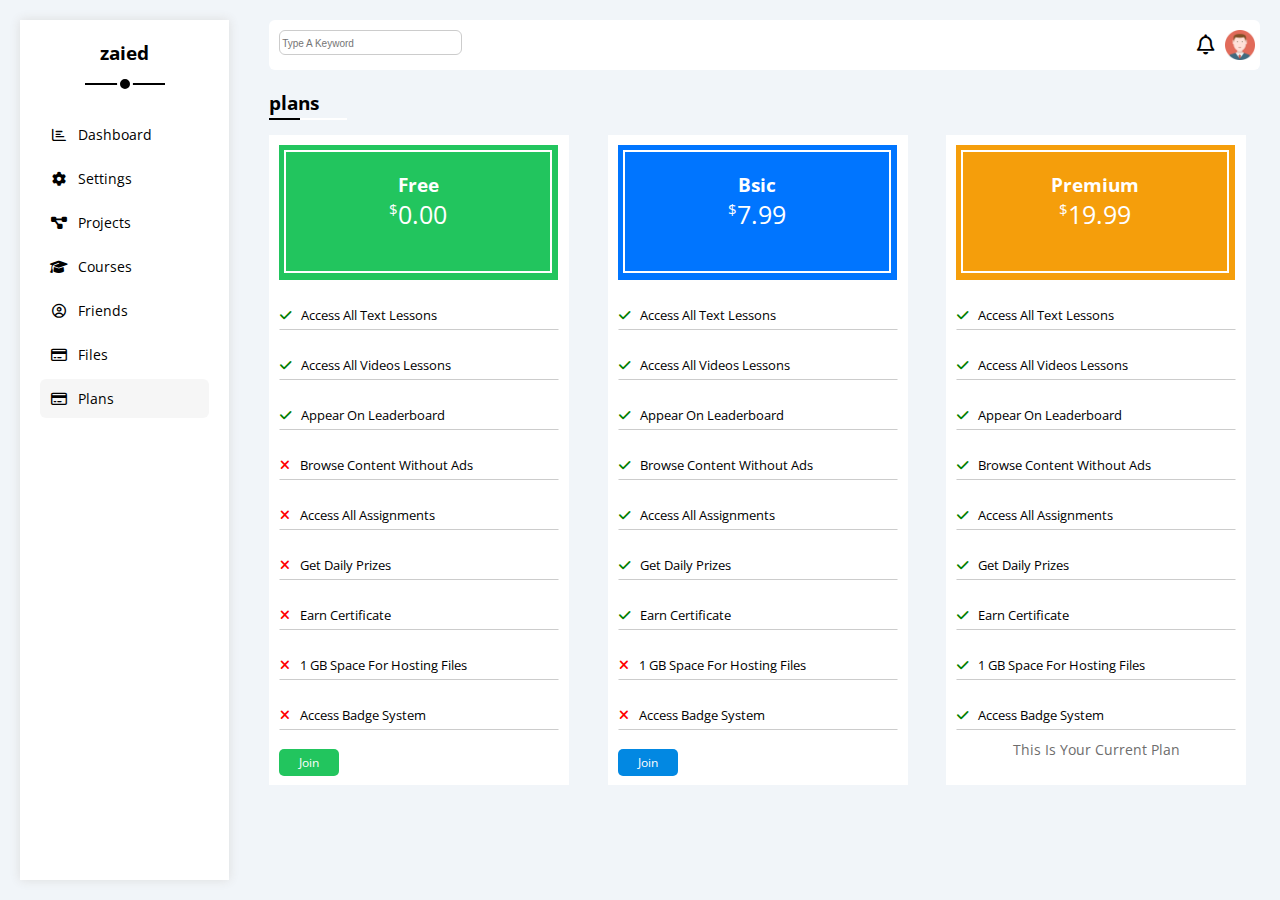
<file: Plans.html>
<!DOCTYPE html>
<html lang="en">
<head>
    <meta charset="UTF-8">
    <meta name="viewport" content="width=device-width, initial-scale=1.0">
    <title>Plans</title>
    <link rel="stylesheet" href="css/framework.css">
    <link rel="stylesheet" href="css/master.css">
    <link rel="stylesheet" href="css/all.css">
    <link rel="preconnect" href="https://fonts.googleapis.com" />
    <link rel="preconnect" href="https://fonts.gstatic.com" crossorigin />
    <link href="https://fonts.googleapis.com/css2?family=Open+Sans:wght@300;500&#038;display=swap" rel="stylesheet" />
</head>
<body>
    <div class="page d-flex">
        <div class="sidbar p-20 m-20 bg-white p-relative">
           <h3 class="p-relative text-c mt-0">zaied</h3>
           <ul>
            <li>
                <a class=" d-flex align-c fs-14 c-black rad-6 p-10" href="index.html">
                    <i class="fa-regular fa-chart-bar fa-fw"></i>
                    <span>Dashboard</span>
                </a>
            </li>

            <li>
                <a class=" d-flex align-c fs-14 c-black rad-6 p-10" href="Settings.html">
                    <i class="fa-solid fa-gear fa-fw"></i>
                    <span>Settings</span>
                </a>
            </li>

            <li>
                <a class=" d-flex align-c fs-14 c-black rad-6 p-10" href="Projects.html">
                    <i class="fa-solid fa-diagram-project fa-fw"></i>
                    <span>Projects</span>
                </a>
            </li>

            <li>
                <a class=" d-flex align-c fs-14 c-black rad-6 p-10" href="Courses.html">
                    <i class="fa-solid fa-graduation-cap fa-fw"></i>
                    <span>Courses</span>
                </a>
            </li>

            <li>
                <a class=" d-flex align-c fs-14 c-black rad-6 p-10" href="Friends.html">
                    <i class="fa-regular fa-circle-user fa-fw"></i>
                    <span>Friends</span>
                </a>
            </li>

            <li>
                <a class=" d-flex align-c fs-14 c-black rad-6 p-10" href="Files.html">
                    <i class="fa-regular fa-credit-card fa-fw"></i>
                    <span>Files</span>
                </a>
            </li>

            <li>
                <a class=" active d-flex align-c fs-14 c-black rad-6 p-10" href="Plans.html">
                    <i class="fa-regular fa-credit-card fa-fw"></i>
                    <span>Plans</span>
                </a>
            </li>
           </ul>
        </div>
        <div class="content w-full">
            <header class="d-flex rad-6  m-20 bg-white p-relative">
                <div class="inputs">
                    <input type="search" placeholder="Type A Keyword">
                </div>
                <div class="img-icon">
                    <i class="fa-regular fa-bell"></i>
                    <img  src="images/avatar.png"></div>
            </header>
            <h3 class="title m-20 p-relative">
                plans
            </h3>
          <!--start plans-->
            <div class="plans-page m-20 p-grid">
               <div class="box-free bg-white w-300 h-700">
                  <div class="heder m-10">
                    <div class="content"><h3>Free</h3>
                    <p><sup>$</sup>0.00</p>
                    </div>
                  </div>
                  <ul class="m-10">
                    <li><i class=" fa-solid fa-check"></i>Access All Text Lessons</li>
                    <li><i class=" fa-solid fa-check"></i>Access All Videos Lessons</li>
                    <li><i class=" fa-solid fa-check"></i>Appear On Leaderboard</li>
                    <li><i class="false fa-solid fa-xmark"></i>Browse Content Without Ads</li>
                    <li><i class="false fa-solid fa-xmark"></i>Access All Assignments</li>
                    <li><i class="false fa-solid fa-xmark"></i>Get Daily Prizes</li>
                    <li><i class="false fa-solid fa-xmark"></i>Earn Certificate</li>
                    <li><i class="false fa-solid fa-xmark"></i>1 GB Space For Hosting Files</li>
                    <li><i class="false fa-solid fa-xmark"></i>Access Badge System</li>
                  </ul>
                  <div class="link">
                    <a class="style-link" href="#">Join</a>
                  </div>
               </div>

               <div class="box-basic bg-white w-300 h-700">
                <div class="heder m-10">
                    <div class="content"><h3>Bsic</h3>
                    <p><sup>$</sup>7.99</p>
                    </div>
                  </div>
                  <ul class="m-10">
                    <li><i class=" fa-solid fa-check"></i>Access All Text Lessons</li>
                    <li><i class=" fa-solid fa-check"></i>Access All Videos Lessons</li>
                    <li><i class=" fa-solid fa-check"></i>Appear On Leaderboard</li>
                    <li><i class=" fa-solid fa-check"></i>Browse Content Without Ads</li>
                    <li><i class=" fa-solid fa-check"></i>Access All Assignments</li>
                    <li><i class=" fa-solid fa-check"></i>Get Daily Prizes</li>
                    <li><i class=" fa-solid fa-check"></i>Earn Certificate</li>
                    <li><i class="false fa-solid fa-xmark"></i>1 GB Space For Hosting Files</li>
                    <li><i class="false fa-solid fa-xmark"></i>Access Badge System</li>
                  </ul>
                  <div class="link">
                    <a class="style-link" href="#">Join</a>
                  </div>
               </div>
               <div class="box-premium bg-white w-300 h-700">
                <div class="heder m-10">
                    <div class="content"><h3>Premium</h3>
                    <p><sup>$</sup>19.99</p>
                    </div>
                  </div>
                  <ul class="m-10">
                    <li><i class=" fa-solid fa-check"></i>Access All Text Lessons</li>
                    <li><i class=" fa-solid fa-check"></i>Access All Videos Lessons</li>
                    <li><i class=" fa-solid fa-check"></i>Appear On Leaderboard</li>
                    <li><i class=" fa-solid fa-check"></i>Browse Content Without Ads</li>
                    <li><i class=" fa-solid fa-check"></i>Access All Assignments</li>
                    <li><i class=" fa-solid fa-check"></i>Get Daily Prizes</li>
                    <li><i class=" fa-solid fa-check"></i>Earn Certificate</li>
                    <li><i class=" fa-solid fa-check"></i>1 GB Space For Hosting Files</li>
                    <li><i class=" fa-solid fa-check"></i>Access Badge System</li>
                  </ul>
                  <div class="end m-10">
                    <p>This Is Your Current Plan</p>
                  </div>
               </div>
               
            </div>
           <!--end plans-->
        </div>
    </div>
</body>
</html>
</file>
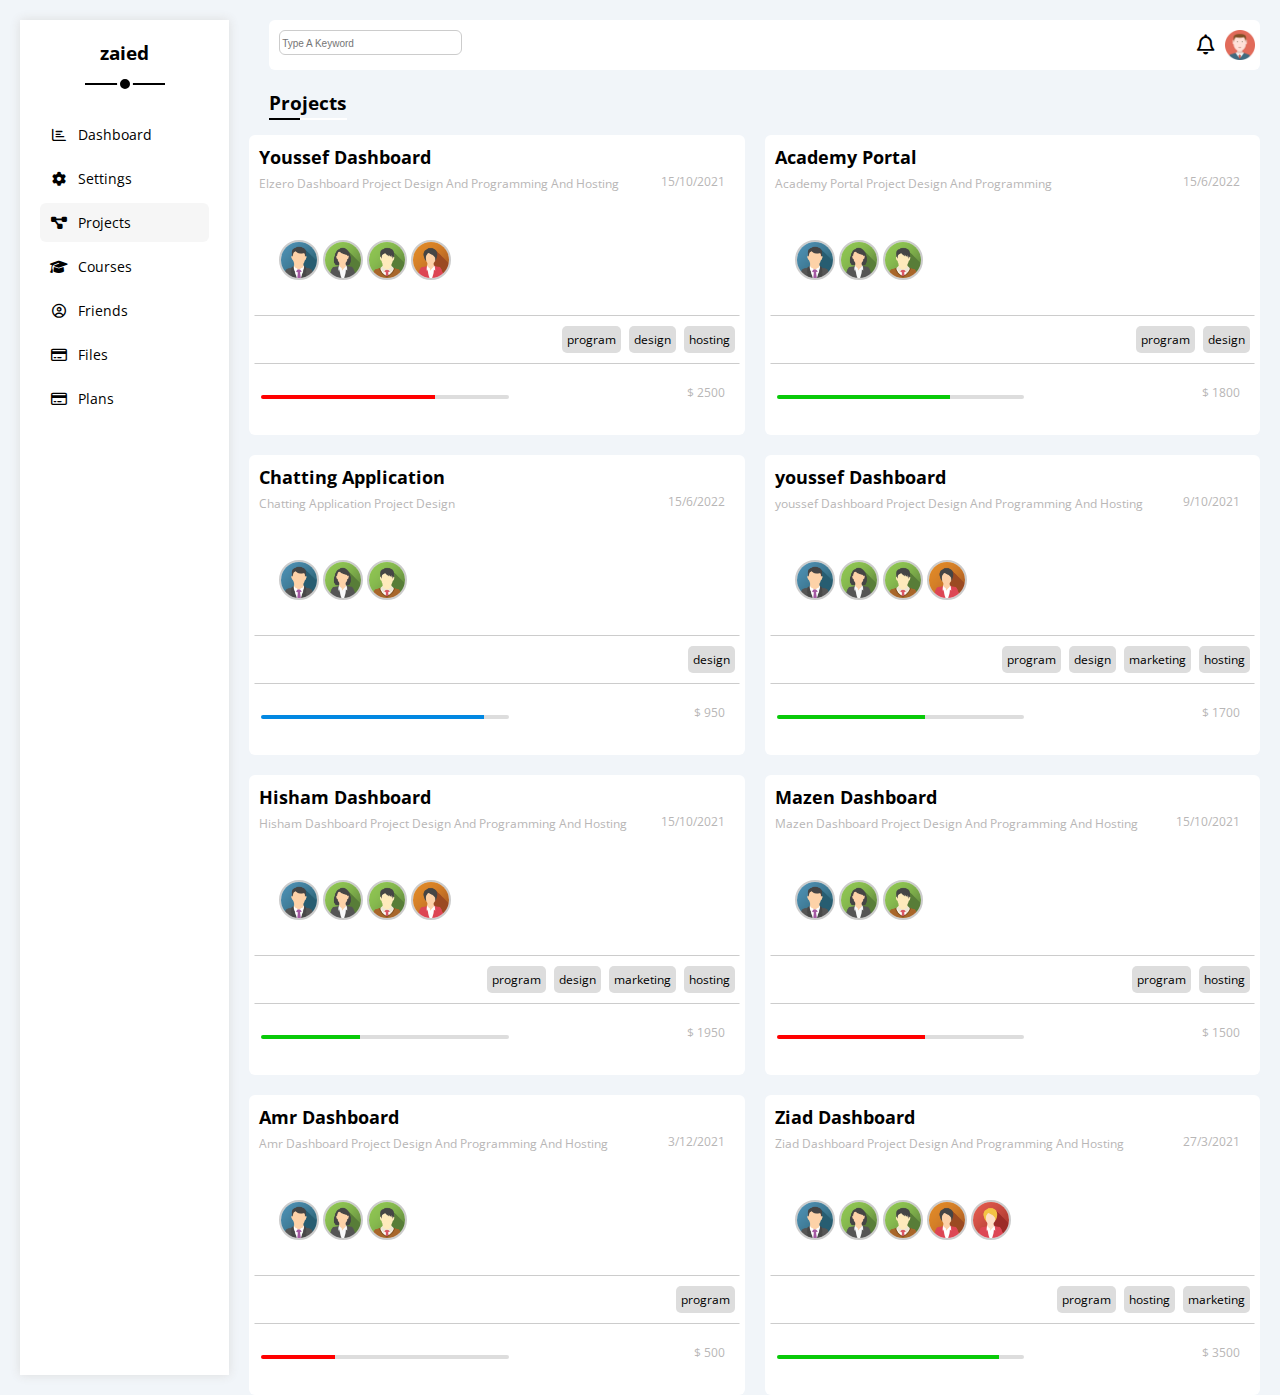
<file: Projects.html>
<!DOCTYPE html>
<html lang="en">
<head>
    <meta charset="UTF-8">
    <meta name="viewport" content="width=device-width, initial-scale=1.0">
    <title>Projects</title>
    <link rel="stylesheet" href="css/framework.css">
    <link rel="stylesheet" href="css/master.css">
    <link rel="stylesheet" href="css/all.css">
    <link rel="preconnect" href="https://fonts.googleapis.com" />
    <link rel="preconnect" href="https://fonts.gstatic.com" crossorigin />
    <link href="https://fonts.googleapis.com/css2?family=Open+Sans:wght@300;500&#038;display=swap" rel="stylesheet" />

  
</head>
<body>
    <div class="page d-flex">
        <div class="sidbar p-20 m-20 bg-white p-relative">
           <h3 class="p-relative text-c mt-0">zaied</h3>
           <ul>
            <li>
                <a class=" d-flex align-c fs-14 c-black rad-6 p-10" href="index.html">
                    <i class="fa-regular fa-chart-bar fa-fw"></i>
                    <span>Dashboard</span>
                </a>
            </li>

            <li>
                <a class=" d-flex align-c fs-14 c-black rad-6 p-10" href="Settings.html">
                    <i class="fa-solid fa-gear fa-fw"></i>
                    <span>Settings</span>
                </a>
            </li>


            <li>
                <a class=" active d-flex align-c fs-14 c-black rad-6 p-10" href="Projects.html">
                    <i class="fa-solid fa-diagram-project fa-fw"></i>
                    <span>Projects</span>
                </a>
            </li>

            <li>
                <a class=" d-flex align-c fs-14 c-black rad-6 p-10" href="Courses.html">
                    <i class="fa-solid fa-graduation-cap fa-fw"></i>
                    <span>Courses</span>
                </a>
            </li>

            <li>
                <a class=" d-flex align-c fs-14 c-black rad-6 p-10" href="Friends.html">
                    <i class="fa-regular fa-circle-user fa-fw"></i>
                    <span>Friends</span>
                </a>
            </li>

            <li>
                <a class=" d-flex align-c fs-14 c-black rad-6 p-10" href="Files.html">
                    <i class="fa-regular fa-credit-card fa-fw"></i>
                    <span>Files</span>
                </a>
            </li>

            <li>
                <a class=" d-flex align-c fs-14 c-black rad-6 p-10" href="Plans.html">
                    <i class="fa-regular fa-credit-card fa-fw"></i>
                    <span>Plans</span>
                </a>
            </li>
           </ul>
        </div>
        <div class="content w-full">
            <header class="d-flex rad-6  m-20 bg-white p-relative">
                <div class="inputs">
                    <input type="search" placeholder="Type A Keyword">
                </div>
                <div class="img-icon">
                    <i class="fa-regular fa-bell"></i>
                    <img  src="images/avatar.png"></div>
            </header>
            <h3 class="title m-20 p-relative">
                Projects
            </h3>
               <!--start projects-->
         <div class="projects p-gridL mr">
            <div class="Site bg-white h-300 rad-6">
                <p class="prgrapgh-style">Youssef Dashboard</p>
                <span class="spa-style">Elzero Dashboard Project Design And Programming And Hosting</span>
                <span class="date spa-style">15/10/2021</span>
                  <div class="images">
                  <img src="images/team-01.png" alt="">
                  <img src="images/team-02.png" alt="">
                  <img src="images/team-03.png" alt="">
                  <img src="images/team-04.png" alt="">
                  </div>
                  <div class="links">
                    <a class="style-link" href="#">program</a>
                    <a class="style-link" href="#">design</a>
                    <a class="style-link" href="#">hosting</a>
                  </div>
                  <div class="card-one">
                    <p class="spa-style">$ 2500</p>
                  </div>
            </div>

            <div class="Site bg-white h-300 rad-6">
                <p class="prgrapgh-style">Academy Portal</p>
                <span class="spa-style">Academy Portal Project Design And Programming</span>
                <span class="date spa-style">15/6/2022</span>
                  <div class="images">
                  <img src="images/team-01.png" alt="">
                  <img src="images/team-02.png" alt="">
                  <img src="images/team-03.png" alt="">
                  </div>
                  <div class="links">
                    <a class="style-link" href="#">program</a>
                    <a class="style-link" href="#">design</a>
                  </div>
                  <div class="card-two">
                    <p class="spa-style">$ 1800</p>
                  </div>
            </div>

            <div class="Site bg-white h-300 rad-6">
                <p class="prgrapgh-style">Chatting Application</p>
                <span class="spa-style">Chatting Application Project Design</span>
                <span class="date spa-style">15/6/2022</span>
                  <div class="images">
                  <img src="images/team-01.png" alt="">
                  <img src="images/team-02.png" alt="">
                  <img src="images/team-03.png" alt="">
                  </div>
                  <div class="links">
                    <a class="style-link" href="#">design</a>
                  </div>
                  <div class="card-three">
                    <p class="spa-style">$ 950</p>
                  </div>
            </div>

            <div class="Site bg-white h-300 rad-6">
                <p class="prgrapgh-style">youssef Dashboard</p>
                <span class="spa-style">youssef Dashboard Project Design And Programming And Hosting</span>
                <span class="date spa-style">9/10/2021</span>
                  <div class="images">
                  <img src="images/team-01.png" alt="">
                  <img src="images/team-02.png" alt="">
                  <img src="images/team-03.png" alt="">
                  <img src="images/team-04.png" alt="">
                  </div>
                  <div class="links">
                    <a class="style-link" href="#">program</a>
                    <a class="style-link" href="#">design</a>
                    <a class="style-link" href="#">marketing</a>
                    <a class="style-link" href="#">hosting</a>
                  </div>
                  <div class="card-four">
                    <p class="spa-style">$ 1700</p>
                  </div>
            </div>

            <div class="Site bg-white h-300 rad-6">
                <p class="prgrapgh-style">Hisham Dashboard</p>
                <span class="spa-style">Hisham Dashboard Project Design And Programming And Hosting</span>
                <span class="date spa-style">15/10/2021</span>
                  <div class="images">
                  <img src="images/team-01.png" alt="">
                  <img src="images/team-02.png" alt="">
                  <img src="images/team-03.png" alt="">
                  <img src="images/team-04.png" alt="">
                  </div>
                  <div class="links">
                    <a class="style-link" href="#">program</a>
                    <a class="style-link" href="#">design</a>
                    <a class="style-link" href="#">marketing</a>
                    <a class="style-link" href="#">hosting</a>
                  </div>
                  <div class="card-five">
                    <p class="spa-style">$ 1950</p>
                  </div>
            </div>

            <div class="Site bg-white h-300 rad-6">
                <p class="prgrapgh-style">Mazen Dashboard</p>
                <span class="spa-style">Mazen Dashboard Project Design And Programming And Hosting</span>
                <span class="date spa-style">15/10/2021</span>
                  <div class="images">
                  <img src="images/team-01.png" alt="">
                  <img src="images/team-02.png" alt="">
                  <img src="images/team-03.png" alt="">
                  </div>
                  <div class="links">
                    <a class="style-link" href="#">program</a>
                    <a class="style-link" href="#">hosting</a>
                  </div>
                  <div class="card-sex">
                    <p class="spa-style">$ 1500</p>
                  </div>
            </div>

            <div class="Site bg-white h-300 rad-6">
                <p class="prgrapgh-style">Amr Dashboard</p>
                <span class="spa-style">Amr Dashboard Project Design And Programming And Hosting</span>
                <span class="date spa-style">3/12/2021</span>
                  <div class="images">
                  <img src="images/team-01.png" alt="">
                  <img src="images/team-02.png" alt="">
                  <img src="images/team-03.png" alt="">
                  </div>
                  <div class="links">
                    <a class="style-link" href="#">program</a>
                  </div>
                  <div class="card-seven">
                    <p class="spa-style">$ 500</p>
                  </div>
            </div>

            <div class="Site bg-white h-300 rad-6">
                <p class="prgrapgh-style">Ziad Dashboard</p>
                <span class="spa-style">Ziad Dashboard Project Design And Programming And Hosting</span>
                <span class="date spa-style">27/3/2021</span>
                  <div class="images">
                  <img src="images/team-01.png" alt="">
                  <img src="images/team-02.png" alt="">
                  <img src="images/team-03.png" alt="">
                  <img src="images/team-04.png" alt="">
                  <img src="images/team-05.png" alt="">
                  </div>
                  <div class="links">
                    <a class="style-link" href="#">program</a>
                    <a class="style-link" href="#">hosting</a>
                    <a class="style-link" href="#">marketing</a>
                  </div>
                  <div class="card-eight">
                    <p class="spa-style">$ 3500</p>
                  </div>
            </div>
            
         </div>
           <!--end projects-->
            </div>
        </div>              
</body>
</html>
</file>
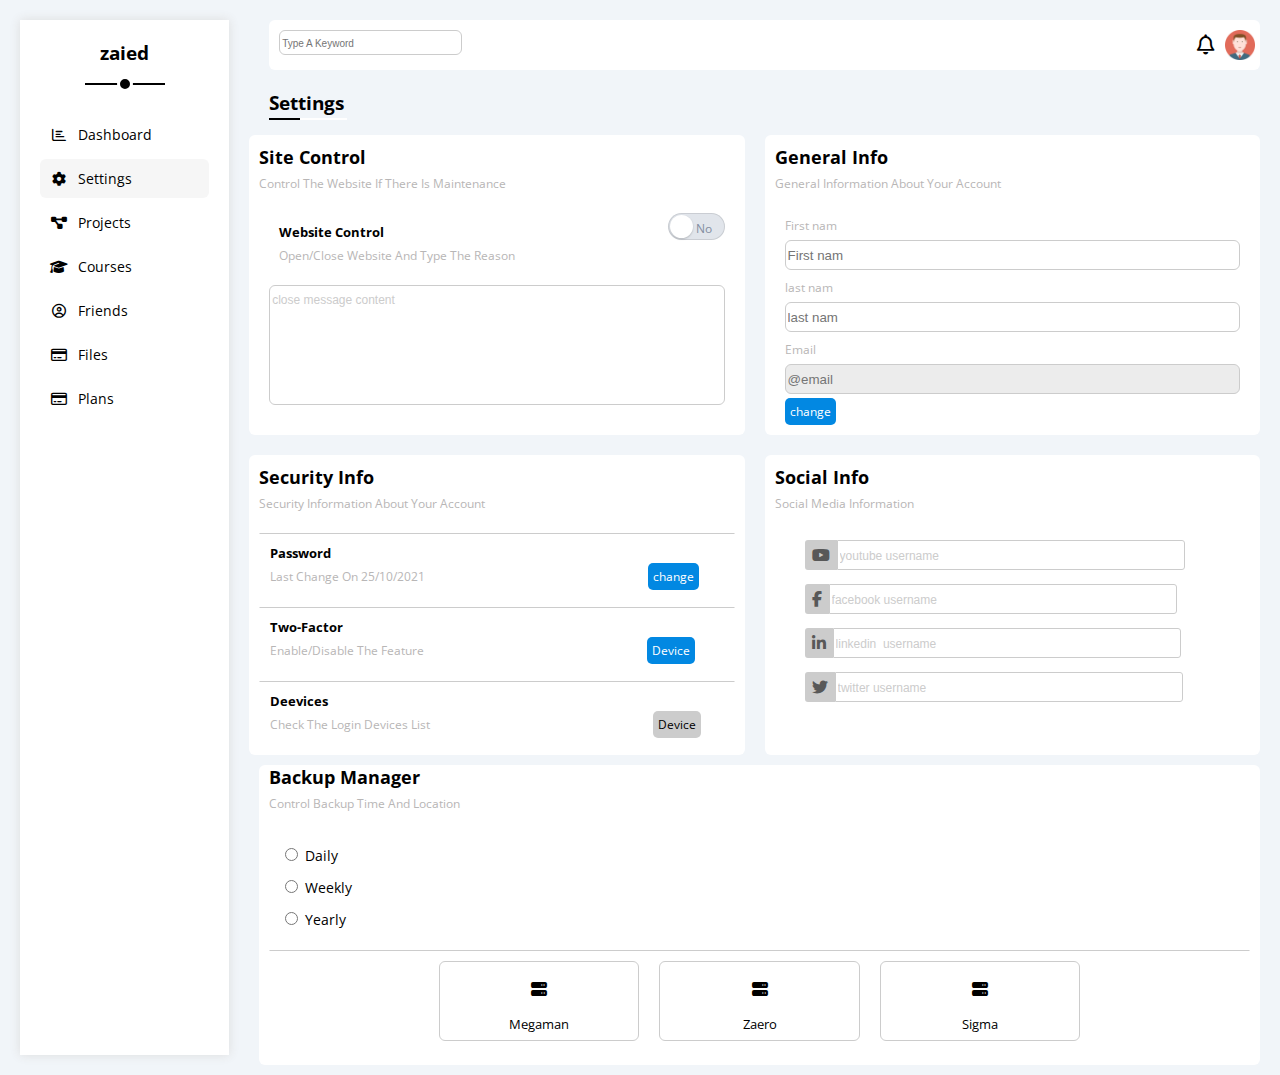
<file: Settings.html>
<!DOCTYPE html>
<html lang="en">
<head>
    <meta charset="UTF-8">
    <meta name="viewport" content="width=device-width, initial-scale=1.0">
    <title>Settings</title>
    <link rel="stylesheet" href="css/framework.css">
    <link rel="stylesheet" href="css/master.css">
    <link rel="stylesheet" href="css/all.css">
    <link rel="preconnect" href="https://fonts.googleapis.com" />
    <link rel="preconnect" href="https://fonts.gstatic.com" crossorigin />
    <link href="https://fonts.googleapis.com/css2?family=Open+Sans:wght@300;500&#038;display=swap" rel="stylesheet" />

    <style>
        .checkbox-wrapper-34 {
          --blue: #0D7EFF;
          --g08: #E1E5EB;
          --g04: #848ea1;
        }
      
        .checkbox-wrapper-34 .tgl {
          display: none;
        }
        .checkbox-wrapper-34 .tgl,
        .checkbox-wrapper-34 .tgl:after,
        .checkbox-wrapper-34 .tgl:before,
        .checkbox-wrapper-34 .tgl *,
        .checkbox-wrapper-34 .tgl *:after,
        .checkbox-wrapper-34 .tgl *:before,
        .checkbox-wrapper-34 .tgl + .tgl-btn {
          box-sizing: border-box;
        }
        .checkbox-wrapper-34 .tgl::selection,
        .checkbox-wrapper-34 .tgl:after::selection,
        .checkbox-wrapper-34 .tgl:before::selection,
        .checkbox-wrapper-34 .tgl *::selection,
        .checkbox-wrapper-34 .tgl *:after::selection,
        .checkbox-wrapper-34 .tgl *:before::selection,
        .checkbox-wrapper-34 .tgl + .tgl-btn::selection {
          background: none;
        }
        .checkbox-wrapper-34 .tgl + .tgl-btn {
          outline: 0;
          display: block;
          width: 57px;
          height: 27px;
          position: relative;
          cursor: pointer;
          user-select: none;
          font-size: 12px;
          font-weight: 400;
          color: #fff;
        }
        .checkbox-wrapper-34 .tgl + .tgl-btn:after,
        .checkbox-wrapper-34 .tgl + .tgl-btn:before {
          position: relative;
          display: block;
          content: "";
          width: 44%;
          height: 100%;
        }
        .checkbox-wrapper-34 .tgl + .tgl-btn:after {
          left: 0;
        }
        .checkbox-wrapper-34 .tgl + .tgl-btn:before {
          display: inline;
          position: absolute;
          top: 7px;
        }
        .checkbox-wrapper-34 .tgl:checked + .tgl-btn:after {
          left: 56.5%;
        }
      
        .checkbox-wrapper-34 .tgl-ios + .tgl-btn {
          background: var(--g08);
          border-radius: 20rem;
          padding: 2px;
          transition: all 0.4s ease;
          box-shadow: inset 0 0 0 1px rgba(0, 0, 0, 0.1);
        }
        .checkbox-wrapper-34 .tgl-ios + .tgl-btn:after {
          border-radius: 2em;
          background: #fff;
          transition: left 0.3s cubic-bezier(0.175, 0.885, 0.32, 1.275), padding 0.3s ease, margin 0.3s ease;
          box-shadow: 0 1px 2px 0 rgba(0, 0, 0, 0.2);
        }
        .checkbox-wrapper-34 .tgl-ios + .tgl-btn:before {
          content: "No";
          left: 28px;
          color: var(--g04);
          transition: left 0.3s cubic-bezier(0.175, 0.885, 0.32, 1.275);
        }
        .checkbox-wrapper-34 .tgl-ios + .tgl-btn:active {
          box-shadow: inset 0 0 0 30px rgba(0, 0, 0, 0.1);
        }
        .checkbox-wrapper-34 .tgl-ios + .tgl-btn:active:after {
          padding-right: 0.4em;
        }
        .checkbox-wrapper-34 .tgl-ios:checked + .tgl-btn {
          background: var(--blue);
        }
        .checkbox-wrapper-34 .tgl-ios:checked + .tgl-btn:active {
          box-shadow: inset 0 0 0 30px rgba(0, 0, 0, 0.1);
        }
        .checkbox-wrapper-34 .tgl-ios:checked + .tgl-btn:active:after {
          margin-left: -0.4em;
        }
        .checkbox-wrapper-34 .tgl-ios:checked + .tgl-btn:before {
          content: "Yes";
          left: 4px;
          color: #fff;
        }
      </style>
  
</head>
<body>
    <div class="page d-flex">
        <div class="sidbar p-20 m-20 bg-white p-relative">
           <h3 class="p-relative text-c mt-0">zaied</h3>
           <ul>
            <li>
                <a class=" d-flex align-c fs-14 c-black rad-6 p-10" href="index.html">
                    <i class="fa-regular fa-chart-bar fa-fw"></i>
                    <span>Dashboard</span>
                </a>
            </li>

            <li>
                <a class=" active d-flex align-c fs-14 c-black rad-6 p-10" href="Settings.html">
                    <i class="fa-solid fa-gear fa-fw"></i>
                    <span>Settings</span>
                </a>
            </li>

            <li>
                <a class=" d-flex align-c fs-14 c-black rad-6 p-10" href="Projects.html">
                    <i class="fa-solid fa-diagram-project fa-fw"></i>
                    <span>Projects</span>
                </a>
            </li>

            <li>
                <a class=" d-flex align-c fs-14 c-black rad-6 p-10" href="Courses.html">
                    <i class="fa-solid fa-graduation-cap fa-fw"></i>
                    <span>Courses</span>
                </a>
            </li>

            <li>
                <a class=" d-flex align-c fs-14 c-black rad-6 p-10" href="Friends.html">
                    <i class="fa-regular fa-circle-user fa-fw"></i>
                    <span>Friends</span>
                </a>
            </li>

            <li>
                <a class=" d-flex align-c fs-14 c-black rad-6 p-10" href="Files.html">
                    <i class="fa-regular fa-credit-card fa-fw"></i>
                    <span>Files</span>
                </a>
            </li>

            <li>
                <a class=" d-flex align-c fs-14 c-black rad-6 p-10" href="Plans.html">
                    <i class="fa-regular fa-credit-card fa-fw"></i>
                    <span>Plans</span>
                </a>
            </li>
           </ul>
        </div>
        <div class="content w-full">
            <header class="d-flex rad-6  m-20 bg-white p-relative">
                <div class="inputs">
                    <input type="search" placeholder="Type A Keyword">
                </div>
                <div class="img-icon">
                    <i class="fa-regular fa-bell"></i>
                    <img  src="images/avatar.png"></div>
            </header>
            <h3 class="title m-20 p-relative">
                Settings
            </h3>
             <!--start setting-->
         <div class="settings p-gridL mr">
            <div class="Site bg-white h-300 rad-6">
                <p class="prgrapgh-style">Site Control</p>
                <span class="spa-style">Control The Website If There Is Maintenance</span>
               <div class="card d-flex m-20">
                <div class="content">
                    <p class="prgrapgh-style">Website Control</p>
                    <span class="spa-style">Open/Close Website And Type The Reason</span>
                </div>
                <div class="checkbox-wrapper-34">
                    <input class='tgl tgl-ios' id='toggle-34' type='checkbox'>
                    <label class='tgl-btn' for='toggle-34'></label>
                  </div>
               </div>
               <div class="inputs m-20"><input class="rad-6" type="tel" placeholder="close message content"></div>
            </div>
            <div class="General bg-white h-300 rad-6">
                <p class="prgrapgh-style">General Info</p>
                <span class="spa-style">General Information About Your Account</span>
                <div class="inputs m-20">
                    <label class="spa-style">First nam</label>
                    <br>
                    <input type="tel" placeholder="First nam">
                    <br>
                    <label class="spa-style">last nam</label>
                    <br>
                    <input type="tel" placeholder="last nam">
                    <br>
                    <label class="spa-style">Email</label>
                    <br>
                    <input type="email" placeholder="@email" disabled class="bg-transpernt"> <a class="style-link" href="#">change</a>
                </div>
            </div>
            <div class=" Security bg-white h-300 rad-6">
                <p class="prgrapgh-style">Security Info</p>
                <span class="spa-style">Security Information About Your Account</span>
               <div class="card-one m-10">
                <p class="prgrapgh-style">Password</p>
                <span class="spa-style">Last Change On 25/10/2021 <a class="style-link" href="#">change</a></span>
               </div>
               <div class="card-two m-10">
                <p class="prgrapgh-style">Two-Factor</p>
                <span class="spa-style">Enable/Disable The Feature  <a class="style-link" href="#">Device</a></span>
               </div>
               <div class="card-three m-10">
                <p class="prgrapgh-style">Deevices</p>
                <span class="spa-style">Check The Login Devices List <a class="style-link" href="#">Device</a></span>
               </div>
            </div>
            <div class=" Social bg-white h-300 rad-6">
                <p class="prgrapgh-style">Social Info</p>
                <span class="spa-style">Social Media Information</span>
                <div class="content m-20">
                  <div class="inputs m-10">
                    <i class="fa-brands fa-youtube"></i><input type="text" placeholder="youtube username">
                    <br>
                    <i class="fa-brands fa-facebook-f"></i><input type="text" placeholder="facebook username">
                    <br>
                    <i class="fa-brands fa-linkedin-in"></i><input type="text" placeholder="linkedin  username">
                    <br>
                    <i class="fa-brands fa-twitter"></i><input type="text" placeholder="twitter username">
                  </div>
                </div>
                </div>
            </div>

            <div class=" Backup bg-white h-300 rad-6 m-10">
              <p class="prgrapgh-style">Backup Manager</p>
              <span class="spa-style">Control Backup Time And Location</span>
              <ul class="m-10 p-10">
                <li><input type="radio"> <a href="#">Daily</a></li>
                <li><input type="radio"> <a href="#">Weekly</a></li>
                <li><input type="radio"> <a href="#">Yearly</a></li>
              </ul>
              <div class="content d-flex">
                <a class="box">
                  <i class="fa-solid fa-server d-block mb-10"></i>
                  <p >Megaman</p>
                </a>
                <a class="box">
                  <i class="fa-solid fa-server d-block mb-10"></i>
                  <p >Zaero</p>
                </a>
                <a class="box">
                  <i class="fa-solid fa-server d-block mb-10"></i>
                  <p >Sigma</p>
                </a>
                
                
              </div>
            </div>
         </div>
           <!--end setting-->
        </div>
    </div>
</body>
</html>
</file>
<file: css/framework.css>
/*start box*/
.d-flex {
    display: flex;
}
.align-c {
    align-items: center;
}
/*end box*/
/*start color*/
.bg-white {
    background-color: white;
}
.bg-transpernt {
    background-color: rgba(190, 190, 190, 0.295);
    z-index: 1;
}
.op {
    opacity: .4;
}
.c-black {
    color: black;
}
/*end color*/
/*start pading + margin*/
.p-10 {
    padding: 10px;
}
.p-20 {
    padding: 20px;
}
.m-20 {
    margin: 20px;
}
.m-10 {
    margin: 10px;
}
.mt-0 {
    margin-top: 0;
}
.mr {
    margin-right: 20px;
}
.ml {
    margin-left: 20px;
}
/*start pading + margin*/
/*start border*/
.rad-6 {
    border-radius: 6px;
}
/*end border*/
.p-relative {
    position: relative;
}
/*start font*/
.text-c {
    text-align: center;
}
.fs-14 {
    font-size: 14px;
}
/*end font*/
/*start width + hight*/
.w-full {
    width: 100%;
}
.h-200 {
    height: 200px;
}
.h-300 {
   height: 300px;
}
.h-400 {
    height: 400px;
}
.h-700 {
    height: 650px;
}
.w-600{
    width: 600px;
}
.w-20{
    width: 50px;
}
.w-200{
    width: 200px;
}
.w-300{
    width: 300px;
}
.w-400{
    width: 400px;
}
/* end width + hight*/
/*start grid*/
.p-grid {
    display: grid;
  grid-template-columns: repeat(auto-fill, minmax(250px, 1fr));
  gap: 25px;
}
.p-gridL {
    display: grid;
  grid-template-columns: repeat(auto-fill, minmax(350px, 1fr));
  gap: 20px;
}
.p-grids {
    display: grid;
    grid-template-columns: repeat(auto-fill, minmax(250px, 1fr));
    gap: 10px;
}
.p-gridvs {
    display: grid;
    grid-template-columns: repeat(auto-fill, minmax(180px, 1fr));
    gap: 8px;
    
}
.p-block {
    display: block;
}
/*end grid*/
/*style pegrapgh + span*/
.prgrapgh-style {
    font-size: 18px;
    margin: 10px 0 2px 10px;
    font-weight: bold;
}
.spa-style {
    position: relative;
    font-size: 12px;
    color: #b8b6b6;
    margin-left: 10px;
}
/* end style pegrapgh + span*/
/* start text decoration*/
 .text-style {
    text-decoration: line-through;
   }
/* end text decoration*/
/*start style links*/
.style-link {
        color: white;
        font-size: 12px;
        background-color: #0288e2;
        border-radius: 5px;
        padding: 5px;
}
/*start style links*/
</file>
<file: css/master.css>
* {
    box-sizing: border-box;
}
body {
    margin: 0;
    font-family: "Open Sans", sans-serif;
}
*:focus {
    outline: none;
}
a {
    text-decoration: none;
}
ul {
    list-style: none;
    padding: 0;
}
.page {
    background-color: #f1f5f9;
    min-height: 100vh;
}
/*start sidbar*/
.sidbar {
   width: 250px;
   box-shadow: 0 0 10px #ddd;
}
.sidbar > h3 {
  margin-bottom: 50px;
}
.sidbar > h3::before {
   content: "";
   position: absolute;
   background-color: black;
   width: 80px;
   height: 2px;
   bottom: -20px;
   transform: translateX(-50%);
   left: 50%;
}
.sidbar > h3::after {
    content: "";
    position: absolute;
    background-color: black;
    width: 10px;
    height: 10px;
    border-radius: 50%;
    bottom: -27px;
    transform: translateX(-50%);
    left: 50%;
    border: solid 3px white;
}
.sidbar ul li a:hover,
.sidbar ul li a.active {
   background-color: #f6f6f6;
}
.sidbar ul li a {
  transition: .3s;
  margin-bottom: 5px;

}
.sidbar ul li a span {
   font-size: 14px;
   margin-left: 10px;
}
@media (max-width : 767px) {
    .sidbar {
        width: 58px;
        padding: 10px;
    }
    .sidbar ul li a span {
        display: none;
    }
    .sidbar > h3 {
        font-size: 13px;
        margin-bottom: 15px;
    }
    .sidbar > h3::after,
    .sidbar > h3::before {
        display: none;
    }
}
/*end sidbar*/
/*start content*/
.content header {
    background-color: white;
    height: 50px;
    justify-content: space-between;
}
.content header input {
   border: solid 1px #ccc;
   border-radius: 6px;
   height: 50%;
   margin: 10px;
   transition: .3s;
}
.content header input::placeholder {
    font-size: 10px;
    
}
.content header .img-icon {
    display: flex;
    justify-content: space-between
}
.content header .img-icon i {
    align-items: center;
    display: flex;
   font-size: 20px;
   padding: 5px;
}
.content header .img-icon img {
   height: 40px;
   align-items: center;
    display: flex;
    margin-top: 5px;
    padding: 5px;
}
/*end content*/
.title::before {
    position: absolute;
    content: "";
    width: 78px;
    height: 2px;
    bottom: -5px;
    background:linear-gradient( 90deg, black 40%,white 40%) ;
}
/*start welcome*/
.boxes {
    margin-right: 15px;
}
.welcom {
    background-color: white;
}
.welcom .hed {
    height: 50%;
    background-color: #e9e9e9;
}
.welcom .hed p {
    font-size: 18px;
    margin: 10px 0 2px 10px;
    font-weight: bold;
}
.welcom .hed span {
    position: relative;
    bottom: -37px;
    left: -72px;
    font-size: 14px;
    color: #b8b6b6;
}
.welcom .hed .avatar {
    position: relative;
    height: 40px;
    width: 40px;
    border-radius: 50%;
    border: 2px solid white;
    bottom: -149px;
    left: -106px;
}
.welcom .hed img {
    height: 70%;
    position: relative;
    transform: translateY(-50%);
    bottom: -62px;
}
.welcom .content-one {
    justify-content: space-around;
    margin-bottom: 0;
    font-size: 16px;
    border: solid 1px #b8b6b6;
    border-color: #b8b6b6 transparent transparent transparent;
}
.welcom .content-two {
    justify-content: space-around;
    font-size: 14px;
    color: #b8b6b6;
    margin-top: 0;
    padding-bottom: 10px;
    border: solid 1px #b8b6b6;
    border-color: transparent transparent #b8b6b6 transparent;
}
.welcom .link {
    width: 90px;
    background-color: rgb(6, 160, 207);
    border-radius: 4px;
    margin: 20px auto;
}
.welcom .link a {
    color: white;
    font-size: 14px;
    margin: 24px;
    position: relative;
}
/*end welcome*/
/*start quick draft*/
.quick-draft .inputs {
   height: 180px;
}
.quick-draft .inputs input {
    border: solid 1px transparent;
    border-radius: 2px;
    width: 90%;
    margin: 10px 0 2px 10px;
    background-color: #e9e9e9;
}
.quick-draft .inputs input:last-child {
    height: 140px;
    margin-top: 10px;
}
.quick-draft .inputs input::placeholder {
    font-size: 10px;
}
.quick-draft .inputs input:last-child::placeholder {
    font-size: 10px;
    position: relative;
    top: -60px;
}
.quick-draft .link {
    width: 90px;
    background-color: rgb(6, 160, 207);
    border-radius: 4px;
    margin: 20px auto;
}
.quick-draft .link a {
    color: white;
    font-size: 14px;
    border-radius: 4px;
    margin: 28px;
}
/*end quick draft*/
/*start tearly-targets*/
.tearly-targets .money-box,
.tearly-targets .project-box,
.tearly-targets .team-box {
   margin-top: 10px;
}
.tearly-targets .money-box .icon,
.tearly-targets .project-box .icon,
.tearly-targets .team-box .icon {
    width: 20%;
    position: relative;
    margin-left: 10px;
}
.tearly-targets .money-box .icon {
     background-color:rgba(0, 110, 255, 0.356) ;
}
.tearly-targets .project-box .icon {
    background-color:rgba(243, 138, 0, 0.356) ;
}
.tearly-targets .team-box .icon {
    background-color:rgba(30, 146, 1, 0.356) ;
}
.tearly-targets .money-box .icon i,
.tearly-targets .project-box .icon i,
.tearly-targets .team-box .icon i {
    font-size: 25px;
    position: relative;
    left: 50%;
    bottom: -30px;
    transform: translate(-50%, -50%);
}
.tearly-targets .money-box .icon i {
    color: rgb(0, 60, 255);
}
.tearly-targets .project-box .icon i {
   color: rgb(243, 138, 0);
}
.tearly-targets .team-box .icon i {
    color:rgb(30, 146, 1) ;
}
.tearly-targets .money-box .content,
.tearly-targets .project-box .content,
.tearly-targets .team-box .content {
    flex-wrap: wrap;
    width: 80%;
    margin-left: 10px;
    margin-block: 5px;
    position: relative;
}
.tearly-targets .money-box .content::before,
.tearly-targets .project-box .content::before,
.tearly-targets .team-box .content::before {
    position: absolute;
    content: "";
    width: 100%;
    height: 3px;
    bottom: -5px;
    background-image: linear-gradient(90deg, rgb(0, 60, 255) 80% , rgba(0, 110, 255, 0.356) 80%);
}
.tearly-targets .money-box .content::after,
.tearly-targets .project-box .content::after,
.tearly-targets .team-box .content::after {
    position: absolute;
    content: "";
    font-size: 14px;
    color: white;
    width: 40px;
    height: 20px;
    border-radius: 4px;
    text-align: center;
    padding: 1px;
    bottom: 5px;
}
.tearly-targets .money-box .content::after {
    content: "80%";
    background-color: rgb(0, 60, 255);
    right: 31px;
}
.tearly-targets .project-box .content::after {
    content: "55%";
    background-color: rgb(243, 138, 0);
    right: 92px;
}
.tearly-targets .team-box .content::after {
    content: "75%";
    background-color: rgb(30, 146, 1);
    right: 44px;
}
.tearly-targets .project-box .content::before {
    background-image: linear-gradient(90deg, rgb(243, 138, 0) 55% , rgba(243, 138, 0, 0.356) 55%);
}
.tearly-targets .team-box .content::before {
    background-image: linear-gradient(90deg, rgb(30, 146, 1) 75% , rgba(30, 146, 1, 0.356) 75%);
}
.tearly-targets .money-box .content p,
.tearly-targets .project-box .content p,
.tearly-targets .team-box .content p {
    font-size: 14px;
    color: #b8b6b6;
    margin-bottom: 0;
}
.tearly-targets .money-box .content span,
.tearly-targets .project-box .content span,
.tearly-targets .team-box .content span {
    font-size: 15px;
    margin: 10px 0 2px 10px;
    font-weight: bold;
    margin-left: 0;
}
/*end tearly-targets*/
/*start tickets-statickes*/
.tickets-statickes .main-box{
    margin-top: 10px;
    display: grid;
    grid-template-columns: repeat(auto-fill, minmax(130px, 1fr));
    gap: 5px;
    justify-items: center;
    align-items: center;
    height: 70%;
}
.tickets-statickes .main-box .card-total,
.tickets-statickes .main-box .card-pending,
.tickets-statickes .main-box .card-closed,
.tickets-statickes .main-box .card-delet {
    width: 140px;
    border: 1px solid #ccc;
    display: grid;
    align-items: center;
    justify-items: center;
    border-radius: 5px;
}
.tickets-statickes .main-box .card-total i,
.tickets-statickes .main-box .card-pending i,
.tickets-statickes .main-box .card-closed i,
.tickets-statickes .main-box .card-delet i {
    padding-top: 10px;
    font-size: 25px;
}
.tickets-statickes .main-box .card-total i {
    color: rgb(243, 138, 0);
}
.tickets-statickes .main-box .card-pending i {
    color:rgb(0, 60, 255) ;
}
.tickets-statickes .main-box .card-closed i {
    color: rgb(30, 146, 1);
}
.tickets-statickes .main-box .card-delet i {
    color:rgb(255, 47, 47) ;
}
.tickets-statickes .main-box .card-total p,
.tickets-statickes .main-box .card-pending p,
.tickets-statickes .main-box .card-closed p,
.tickets-statickes .main-box .card-delet p {
    font-size: 15px;
    margin: 10px 0 2px 10px;
    font-weight: bold;
    margin-left: 0;
}
.tickets-statickes .main-box .card-total span,
.tickets-statickes .main-box .card-pending span,
.tickets-statickes .main-box .card-closed span,
.tickets-statickes .main-box .card-delet span {
    font-size: 10px;
    color: #b8b6b6;
    margin-bottom: 0;
    padding-bottom: 20px;
}
/*end tickets-statickes*/
/*start latest-news*/
@media (max-width : 767px) {
    .latest-news {
        height: 400px;
    }
}
.latest-news .box {
   margin-top: 7px;
   position: relative;
   border: 1px solid #ccc;
   border-color: transparent transparent #ccc transparent;
} 
.latest-news .box .prgrapgh {  
    width: 220px;
    flex-wrap: wrap;
} 
.latest-news .box .prgrapgh p {
    font-size: 13px;
    margin: 10px 0 2px 10px;
    font-weight: bold;
    margin-left: 0;
    padding: 0;
} 
.latest-news .box .prgrapgh span  {
    font-size: 10px;
    color: #b8b6b6;
    margin-bottom: 0;
    margin-top: 0;
} 
.latest-news .box img {
   width: 80px;
   margin-inline: 8px;
   border-radius: 5px;
} 
.latest-news .box .spar {
   background-color: #ddd;
   border-radius: 5px;
   width: 70px;
   height: 20px;
   position: relative;
   bottom: -27px;
   margin-right: 5px;
   padding-block: 2px;
}
@media (max-width : 767px) {
    .latest-news .box .spar {
        width: 80px;
    }
}
.latest-news .box .spar span {
    font-size: 10px;
    color: black;
    margin-bottom: 0;
    padding-bottom: 20px;
    margin: 20px auto;
    position: relative;
    top: -5px;
    right: -5px;
}
/*end latest-news*/
/*start Latest Tasks*/
.latest-tasks .box {
    margin: 10px;
    padding-block: 1px;
    border: 1px solid #ccc;
    border-color: transparent transparent #ccc transparent;
}
.latest-tasks .box p {
    font-size: 14px;
    margin: 10px 0 2px 10px;
    font-weight: bold;
    margin-left: 0;
}
.latest-tasks .box i {
    position: relative;
    right: -132px;
    bottom: -9px;
    color: #4e4e4e;
}
@media (max-width : 767px) {
    .latest-tasks .box i {
        position: relative;
        right: -90px;
        bottom: -9px;
    }
}
.latest-tasks .box span {  
    font-size: 12px;
    color: #b8b6b6;
    margin-bottom: 0;
}
/*end Latest Tasks*/
/*start search-items*/
.search-items span {
    font-size: 13px;
    font-weight: 600;
}
.search-items span:last-of-type {
    position: relative;
    left: 160px;
}
@media (max-width : 767px) {
    .search-items span:last-of-type {
        left: 120px;
    }
}
.search-items ul li {
    margin-top: 8px;
    font-size: 14px;
    display: flex;
    justify-content: space-between;
}
.search-items ul li p {
    background-color: #ddd;
    border-radius: 5px;
    padding-inline: 12px;
    padding-block: 2px;
    font-size: 10px;
}
/*end search-items*/
/*start uploads*/
.uploads .box {
    justify-content: space-around;
    height: 30px;
    margin-top: 20px;
}
.uploads img {
    width: 40px;
}
.uploads .box .content {
    position: relative;
    left: -20px;
    flex-wrap: wrap;
    width: 100px;
}
.uploads .box .content p {
    font-size: 14px;
    margin: 0;
}
.uploads .box .content span {
    margin: 0;
}
.uploads .box .spa {
    background-color: #ddd;
    border-radius: 5px;
    width: 70px;
    height: 20px;
    position: relative;
    margin-right: 5px;
    padding-block: 5px;
    bottom: -10px;
}
.uploads .box .spa span {
    font-size: 13px;
    color: black;
    margin-bottom: 0;
    padding-bottom: -10px;
    margin: 20px auto;
    position: relative;
    top: -7px;
    right: -10px;
}
/*end uploads*/
/*start project-progress*/
.project-progress ul {
    position: relative;
}
.project-progress ul::before {
    position: absolute;
    content: "";
    width: 2px;
    height: 100%;
    background-color: rgb(0, 130, 236);;
    left: 32px;
}
.project-progress ul li {
    position: relative;
    margin-top: 8px;
    margin-left: 40px;
    font-size: 14px;
    padding: 5px;
}
.project-progress ul li::before {
    position: absolute;
    content: "";
    width: 12px;
    height: 12px;
    border-radius: 50%;
    background-color: rgb(0, 130, 236);
    left: -15px;
    bottom: 8px;
    border: 2px solid white;
}
.project-progress img {
    position: relative;
    width: 80px;
    bottom: 33px;
    left: 243px;
    width: 80px;
    opacity: .2;
}
@media (max-width : 767px) {
    .project-progress img {
        bottom: 20px;
    left: 200px;
    }
}
/*end project-progress*/
/*start reminders*/
.reminders .content {
   margin-left: 30px;
}
.reminders .content .card-zero,
.reminders .content .card-one,
.reminders .content .card-three,
.reminders .content .card-two {
   margin-block: 10px;
   position: relative;
    left: 20px;
}
.reminders .content .card-zero::before,
.reminders .content .card-one::before,
.reminders .content .card-two::before,
.reminders .content .card-three::before {
    position: absolute;
    content: "";
    width: 1px;
    height: 34px;
    bottom: 6px;
    left: -11px;
}
.reminders .content .card-zero::before {
    background-color:rgb(0, 130, 236) ;
}
.reminders .content .card-one::before {
   background-color:rgb(243, 138, 0) ; 
}
.reminders .content .card-two::before {
    background-color:rgb(30, 146, 1) ;
}
.reminders .content .card-three::before {
    background-color: rgb(255, 47, 47);
}
.reminders .content .card-zero::after,
.reminders .content .card-one::after,
.reminders .content .card-two::after,
.reminders .content .card-three::after {
    position: absolute;
    content: "";
    width: 12px;
    height: 12px;
    left: -33px;
    border-radius: 50%;
    top: 10px;
}
.reminders .content .card-zero::after {
    background-color:rgb(0, 130, 236) ;
}
.reminders .content .card-one::after {
    background-color:rgb(243, 138, 0) ; 
 }
 .reminders .content .card-two::after {
    background-color:rgb(30, 146, 1) ;
}
.reminders .content .card-three::after {
    background-color: rgb(255, 47, 47);
}
.reminders .content p {
    font-size: 13px;
    font-weight: 600;
    margin: 0;
}
.reminders .content span {
    font-size: 12px;
    color: #b8b6b6;
    margin: 0;
    position: relative;
    top: -1px;
}
/*end reminders*/
/*start post*/
.post .hed {
    height: 25%;
    margin: 30px;
    border: 1px solid #ccc;
    border-color: transparent transparent#ccc transparent;
}
.post .hed img {
    position: relative;
    width: 40px;
    border-radius: 50%;
    border: 2px solid white;
    bottom: -14px;
}
.post .about {
    margin: 30px;
    margin-top: 0;
    position: relative;
    top: -14px;
}
.post .about p {
    font-size: 13px;
    line-height: 1.5;
}
.post .end {
    display: flex;
    justify-content: space-around;
    position: relative;
    top: -1px;
    border: 1px solid #ccc;
    border-color: #ccc transparent transparent transparent;
}
.post .end i {
    margin-inline: 10px;
}
/*end post*/
/*start social-media*/
.social-media .box-twitter,
.social-media .box-youtube,
.social-media .box-facebook,
.social-media .box-linkedin  {
   margin: 5px;
   margin-block: 14px;
}
.social-media .box-twitter {
    background-color: #0288e23a;
}
.social-media .box-youtube {
    background-color: rgba(253, 42, 35, 0.178);
}
.social-media .box-facebook {
    background-color: #003d6631;
}
.social-media .box-linkedin {
    background-color: #015c993b;
}
.social-media .box-twitter i,
.social-media .box-youtube i,
.social-media .box-facebook i,
.social-media .box-linkedin i {
    padding: 12px;
    padding-inline: 14px;
    color: white;
    font-size: 20px;
}
.social-media .box-twitter i {
    background-color: #0288e2;
}
.social-media .box-youtube i {
    background-color: rgb(253, 42, 35);
}
.social-media .box-facebook i {
    background-color: #003d66;
    font-size: 30px;
}
.social-media .box-linkedin i {
    background-color: #015c99;
}
.social-media .box-twitter p,
.social-media .box-youtube p,
.social-media .box-facebook p,
.social-media .box-linkedin p {
    font-size: 13px;
    font-weight: 600;
    width: 85px;
    margin: 0;
    padding-block: 8px;
    margin-left: 10px;
}
.social-media .box-twitter p {
    color: #0288e2;
}
.social-media .box-youtube p {
    color: rgb(253, 42, 35);
}
.social-media .box-facebook p {
    color: #003d66;
}
.social-media .box-linkedin p {
    color: #015c99;
}
.social-media .box-twitter a,
.social-media .box-youtube a,
.social-media .box-facebook a,
.social-media .box-linkedin a {
    font-size: 12px;
    background-color: #4e4e4e;
    color: white;
    border-radius: 6px;
    position: relative;
    right: -70px;
    bottom: -10px;
    height: 19px;
    width: 60px;
    text-align: center;
}
@media (max-width: 767px) {
    .social-media .box-twitter a,
    .social-media .box-youtube a,
    .social-media .box-facebook a,
    .social-media .box-linkedin a{
        position: relative;
        right: -30px;
        bottom: -12px;
}
}
.social-media .box-twitter a {
    background-color: #0288e2;
}
.social-media .box-youtube a {
    background-color: rgb(253, 42, 35);
}
.social-media .box-facebook a {
    background-color: #003d66;
}
.social-media .box-linkedin a {
    background-color: #015c99;
}
/*end social-media*/
/*start settings*/
@media (max-width:767px) {
    .settings {
      display: grid;
      grid-template-columns: repeat(auto-fill, minmax(250px, 1fr));
      gap: 25px;
    } 
}
/*start site*/
.settings .Site .card {
    justify-content: space-between;
}
.settings .Site .card p {
    font-size: 13px;
}
.settings .Site .inputs {
    height: 40%;
}
.settings .Site .inputs input {
    width: 100%;
    height: 100%;
    border: solid 1px #ccc;
}
.settings .Site .inputs input::placeholder {
    color: #ccc;
    position: relative;
    top: -46px;
    font-size: 12px;
}
/*end site*/
/*start General*/
.General .inputs {
    height: 70%;
} 
.General .inputs input {
    width: 100%;
    border-radius: 6px;
    border: solid 1px #ccc;
    height: 30px;
    margin-block: 5px;
}
.General .inputs label {
    position: relative;
    left: -10px;
}
/*end General*/
/*start Security*/
.Security .card-one,
.Security .card-two,
.Security .card-three {
    margin-block: 20px;
    border: 1px solid #ccc;
    border-color: #ccc transparent transparent transparent;
}
.Security .card-one p,
.Security .card-two p,
.Security .card-three p {
  font-size: 13px;
  width: 300px;
}
.Security a {
    position: relative;
    right: -220px;
}
@media (max-width: 767px) {
    .Security a {
        position: relative;
        right: -40px;
    }
}
.Security .card-three a {
    background-color: #ccc;
    color: black;
}
/*start Security*/
/*start social*/
.Social {
    overflow: hidden;
}
.Social .content .inputs i {
    color: #585858;
    background-color: #ccc;
    position: relative;
    padding: 7px;
    right: -10px;
    bottom: -1px;
    border-radius: 3px;
    border-top-right-radius: 0px;
    border-bottom-right-radius: 0;
}
.Social .content .inputs input {
    height: 30px;
    border: solid 1px #ccc;
    width: 80%;
    border-radius: 3px;
    border-top-left-radius: 0px;
    border-bottom-left-radius: 0;
    margin-block: 7px;
    position: relative;
    right: -10px;
}
.Social .content .inputs input::placeholder {
    color: #ccc;
    position: relative;
    font-size: 12px;
}
/*end social*/
/*start Backup*/
.Backup {
        margin-right: 20px;
}
.Backup ul {
    border: 1px solid black;
    border-color: transparent transparent #ccc transparent;
}
.Backup ul li{
    margin-block: 10px;
}
.Backup ul li input{
    color: #0288e2;
}
.Backup ul li a{
    font-size: 14px;
    color: black;
}
.Backup .content {
    justify-content: space-between;
    justify-items: center;
    align-items: center;
    justify-content: center;
}
.Backup .content .box {
    border: 1px solid #ccc;
    width: 20%;
    height: 80px;
    margin-inline: 10px;
    border-radius: 6px;
    position: relative;
}
@media (max-width: 767px) {
    .Backup .content .box {
        width: 30%;
    }
}
.Backup .content .box:hover {
    border: 1px solid #0288e2;
    transition: .5s;
}
.Backup .content .box i,
.Backup .content .box p {
    display: block;
    text-align: center;
    position: relative;
    bottom: -14px;
    left: 0;
}
.Backup .content .box:hover i,
.Backup .content .box:hover p {
    color: #0288e2;
}
.Backup .content .box i {
    padding-block: 5px;
    margin-bottom: 5px;
}
.Backup .content .box p {
    font-size: 13px;
}
/*end Backup*/
/*end settings*/
/*start projects-page*/
 @media (max-width:767px) {
    .projects .Site {
         width: 80%;
    }
 }
.projects .Site .images {
    margin-top: 30px;
    margin-left: 30px;
}
.projects .Site .images img {
    width: 40px;
    height: 40px;
    border-radius: 50%;
    border: 2px solid #ccc;
}
.projects .Site .links {
    display: flex;
    justify-content: end;
    margin-inline: 5px;
    margin-top: 30px;
    border: 1px solid #ccc;
    padding-block: 10px;
    border-color: #ccc transparent #ccc transparent;
}
.projects .Site .date {
    margin-right: 20px;
    display: flex;
    justify-content: end;
    position: relative;
    top: -20px;
}
.projects .Site .links a {
    margin-inline: 4px;
    background-color: #ddd;
    color: black;
}
.projects .Site .card-one,
.projects .Site .card-two,
.projects .Site .card-three,
.projects .Site .card-four,
.projects .Site .card-five,
.projects .Site .card-sex,
.projects .Site .card-seven,
.projects .Site .card-eight {
    margin-top: 20px;
    text-align: end;
    position: relative;
}
.projects .Site .card-one p,
.projects .Site .card-two p,
.projects .Site .card-three p,
.projects .Site .card-four p,
.projects .Site .card-five p,
.projects .Site .card-sex p,
.projects .Site .card-seven p,
.projects .Site .card-eight p {
    padding-inline: 20px;
}
.projects .Site .card-one::before,
.projects .Site .card-two::before,
.projects .Site .card-three::before,
.projects .Site .card-four::before,
.projects .Site .card-five::before,
.projects .Site .card-sex::before,
.projects .Site .card-seven::before,
.projects .Site .card-eight::before {
    position: absolute;
    content: "";
    width: 50%;
    height: 4px;
    background-color: #0288e2;
    left: 12px;
    top: 11px;
    border-radius: 6px;
}
.projects .Site .card-one::before {
    background-image: linear-gradient(90deg , red 70% , #ddd 70%);
}
.projects .Site .card-two::before {
    background-image: linear-gradient(90deg , rgb(9, 202, 9) 70% , #ddd 70%);
}
.projects .Site .card-eight::before {
    background-image: linear-gradient(90deg , rgb(9, 202, 9) 90% , #ddd 90%);
}
.projects .Site .card-four::before {
    background-image: linear-gradient(90deg , rgb(9, 202, 9) 60% , #ddd 60%);
}
.projects .Site .card-five::before {
    background-image: linear-gradient(90deg , rgb(9, 202, 9) 40% , #ddd 40%);
}
.projects .Site .card-three::before {
    background-image: linear-gradient(90deg , #0288e2 90%, #ddd 90%);
}
.projects .Site .card-sex::before {
    background-image: linear-gradient(90deg , red 60% , #ddd 60%);
}
.projects .Site .card-seven::before {
    background-image: linear-gradient(90deg , red 30% , #ddd 30%);
}
/*end projects-page*/
.courses .cours header {
    height: 50px;
}
.courses .cours header img {
    width: 100%;
    border-radius: 6px;
}
.courses .cours header .avatar {
    width: 50px;
    height: 50px;
    border-radius: 50%;
    z-index: 100;
    position: relative;
    top: -170px;
    right: -13px;
}
.courses .cours .content {
    width: 96%;
    margin-top: 20px;
    margin-bottom: 0;
    position: relative;
    bottom: -110px;
}
 @media (max-width: 767px) {
    .courses .cours .content {
        position: relative;
        top: -8px;
    }  
    .courses .cours header {
        height: 150px;
    }
    .courses .cours header img{
        height: 100%;
    }
    .courses .cours header .avatar {
        height: 50px;
        width: 50px;
        border-radius: 50%;
    }
 }
.courses .cours .content span {
    font-size: 13px;
}
.courses .cours .content p {
    font-size: 12px;
    width: 100%;
    position: relative;
    top: -5px;
    color: #8f8f8f;
}
.courses .cours .links {
    text-align: center;
    position: relative;
    bottom: -98px;
    z-index: 100;
}
.courses .cours .end {
    justify-content: space-around;
    border: 1px solid #ccc;
    border-color: #ccc transparent transparent transparent;
    position: relative;
    bottom: -90px;
}
.courses .cours .end i {
    margin-right: 10px;
}
@media (max-width: 767px) {
    .courses .cours .end {
        bottom: 10px;
    }
    .courses .cours .links {
        bottom: 3px;
    }
    .courses .cours header .avatar {
        top: -150px;
    }
}
/*end courses*/
/*start friends*/
.friends .header  {
  width: 100%;
  height: 40%;
}
.friends .header i {
    padding-top: 5px;
    margin-top: 5px;
    margin-left: 10px;
    background-color: #eceaea;
    color: #949494;
    width: 20px;
    height: 20px;
    border-radius: 50%;
    font-size: 10px;
    text-align: center;
}
.friends .header .box {
    text-align: center;
}
.friends .header .box img {
    width: 70px;
    height: 70px;
    border-radius: 50%;
}
.friends .header .box p {
    font-size: 13px;
}
.friends .header .box span {
    font-size: 13px;
}
.friends ul {
    height: 30%;
    border: 1px solid #ccc;
    border-color: #ccc transparent #ccc transparent;
}
.friends ul li {
    font-size: 13px;
}
.friends ul li i {
    margin-right: 10px;
}
.friends .end {
    justify-content: space-between;
    align-items: center;
    margin-bottom: 20px;
}
.friends .end .link {
    margin-right: 10px;
}
.friends .end .link .remove {
    background-color: rgb(253, 50, 50);
}
/*end friends*/
/*start files*/
@media (max-width:767px) {
    .file-content {
        display:  block;
        
    }
    .file-content .box-one {
        width: 250px;
        margin-bottom: 10px;
        margin-left: 20px;
    }
     .box-two .card {
        width: 250px;
        margin-left: 20px;
    }
}
.file-content .box-one .content {
    height: 250px;
    margin: 10px;
}
.file-content .box-one .content .card {
    display: flex;
    justify-content: space-around;
    border: 1px solid #ccc;
    margin-block: 20px;
}
.file-content .box-one .content .card i {
    color: white;
    position: relative;
    text-align: center;
    padding-top: 5px;
    margin-top: 6px;
    width: 30px;
    height: 30px;
    border-radius: 50%;
    background-color: black;
}
.file-content .box-one .content .card .img i {
    color:rgb(0, 130, 236) ;
    background-color: rgba(0, 130, 236, 0.192) ;
}
.file-content .box-one .content .card .word i {
    color:rgb(243, 138, 0) ; 
    background-color: rgba(243, 138, 0, 0.192) ;
}
.file-content .box-one .content .card .pdf i {
    color:rgb(30, 146, 1) ;
    background-color: rgb(30, 146, 1, 0.192);
}
.file-content .box-one .content .card .csv i {
    color: rgb(255, 47, 47);
    background-color: rgb(255, 47, 47, 0.192);
}
.file-content .box-one .content .card p {
    font-size: 10px;
    margin-left: 2px;
    position: relative;
    left: -5px;
}
.file-content .box-one .content .card span {
    margin-left: 0;
    font-weight: 400;
}
.file-content .box-one .content .card .special {
   margin-top: 14px;
}
.file-content .box-one .content .link {
    text-align: center;
}
.file-content .box-two .card i {
    color: #9b9a9a;
}
.file-content .box-two .card .content {
    text-align: center;
}
.file-content .box-two .card .content p{
   font-size: 12px;
   font-weight: 500;
   margin-top: 0;
}
.file-content .box-two .card .end {
    text-align: center;
    justify-content: space-around;
    border: 1px solid #ccc;
    border-color: #ccc transparent transparent transparent;
}
/*end files*/
/*start plans*/
.plans-page .box-free .heder,
.plans-page .box-basic .heder,
.plans-page .box-premium .heder {
    background-color: red;
    width: 93%;
    height: 135px;
    text-align: center;
}
.plans-page .box-free .heder {
    background-color: #22c55e ;
}
.plans-page .box-basic .heder {
    background-color: #0075ff ;
}
.plans-page .box-premium .heder {
    background-color: #f59e0b ;
}
@media (max-width:767px) {
    .plans-page .box-free,
    .plans-page .box-basic,
    .plans-page .box-premium {
        width: 270px;
        margin-right: 20px;
    }
}
.plans-page .box-free .heder .content,
.plans-page .box-basic .heder .content,
.plans-page .box-premium .heder .content {
    background-color: #22c55e ;
    position: relative;
    bottom: -5px;
    width: 96%;
    margin: 5px;
    border: 2px solid white;
}
.plans-page .box-free .heder .content {
    background-color: #22c55e ;
}
.plans-page .box-basic .heder .content {
    background-color: #0075ff ;
}
.plans-page .box-premium .heder .content {
    background-color: #f59e0b;
}
.plans-page h3 {
    margin-top: 10px;
    position: relative;
    bottom: -10px;
    color: white;
}
.plans-page p {
    font-size: 25px;
    position: relative;
    top: -15px;
    color: white;
}
.plans-page p sup {
     font-size: 15px;
     color: white;
}
.plans-page ul li {
    margin-block: 20px;
    font-size: 13px;
    padding-block: 5px;
    border: 1px solid #ccc;
    border-color: transparent transparent #ccc transparent;
}
.plans-page ul li i {
   margin-right: 10px;
   color: green;
}
.plans-page ul li .false {
    color: red;
}
.plans-page .link a{
    margin: 10px;
    padding-inline: 20px;
}
.plans-page .box-free .link a {
   background-color: #22c55e;
}
.plans-page .box-basis .link a {
   background-color: #0075ff;
}
.plans-page .end p {
    color: #6e6d6d;
    padding: 5px;
    font-size: 14px;
    text-align: center;
}
/*end plans*/
</file>
